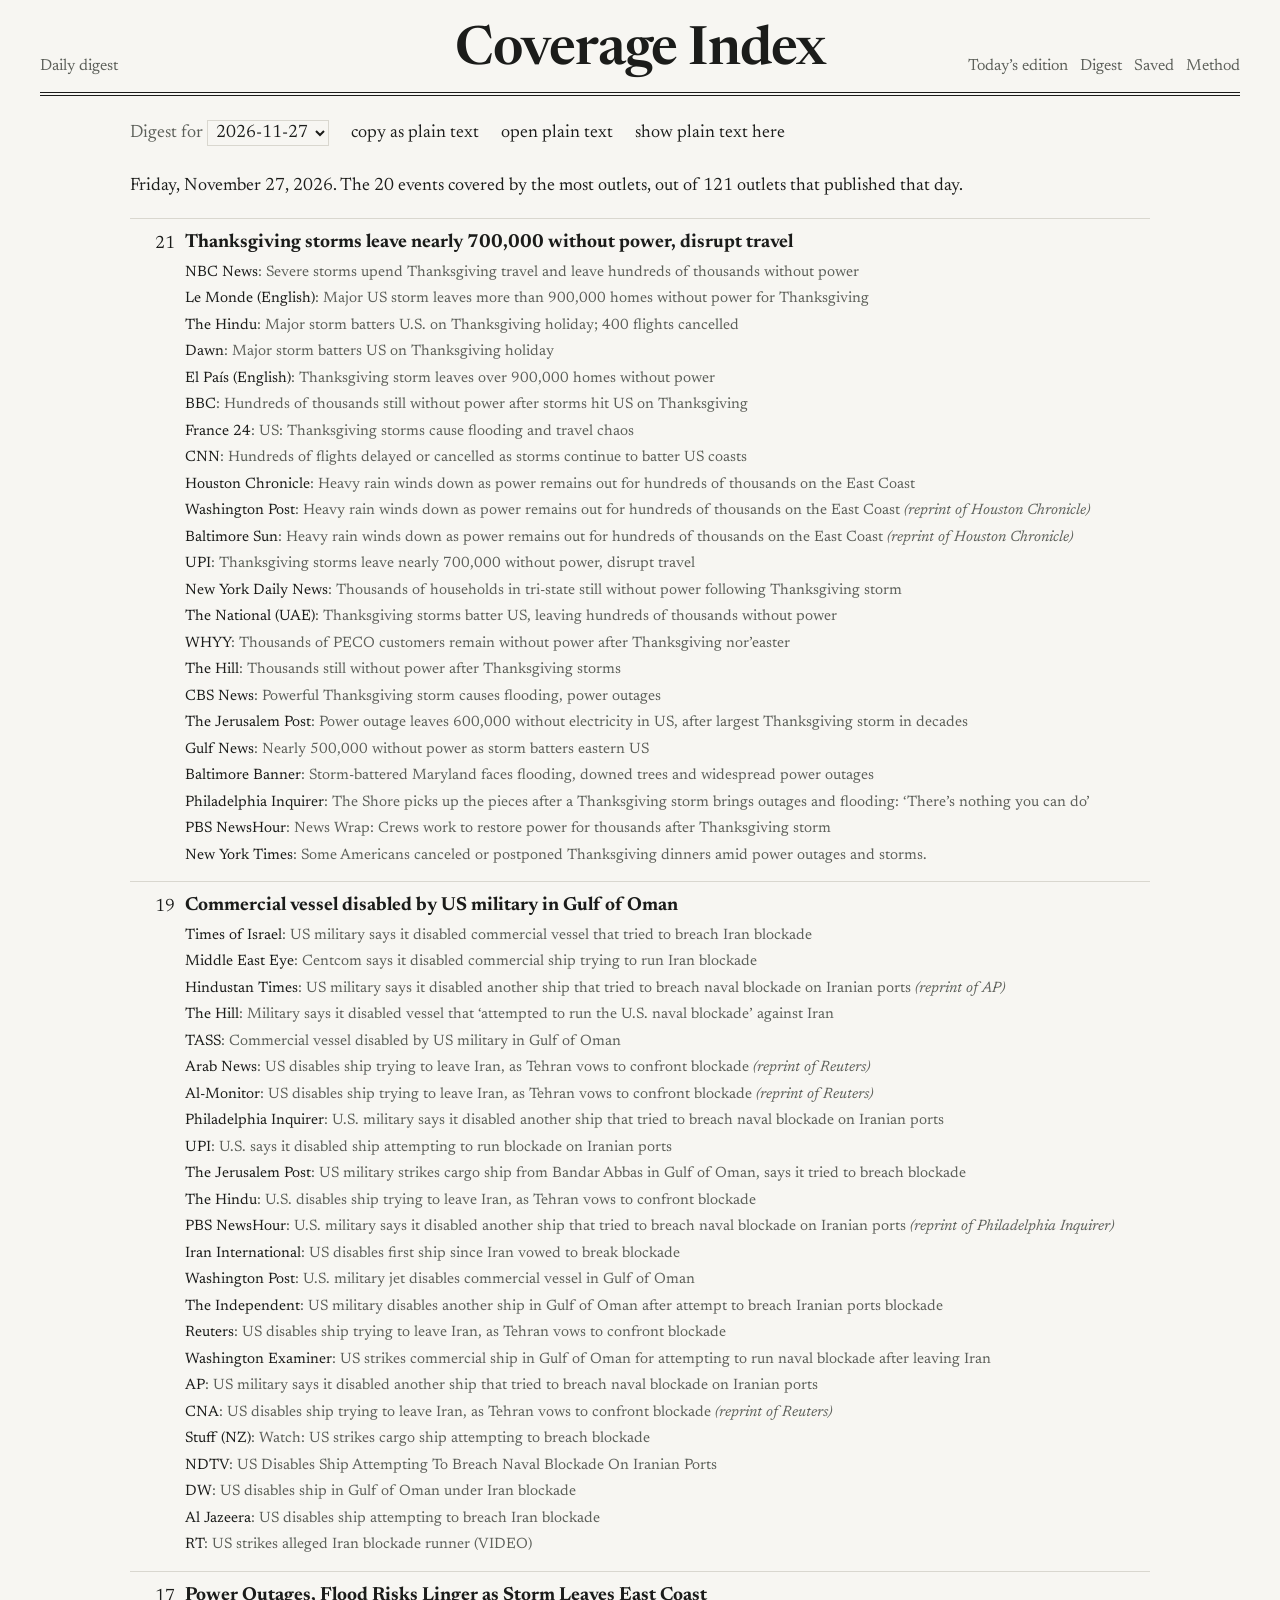
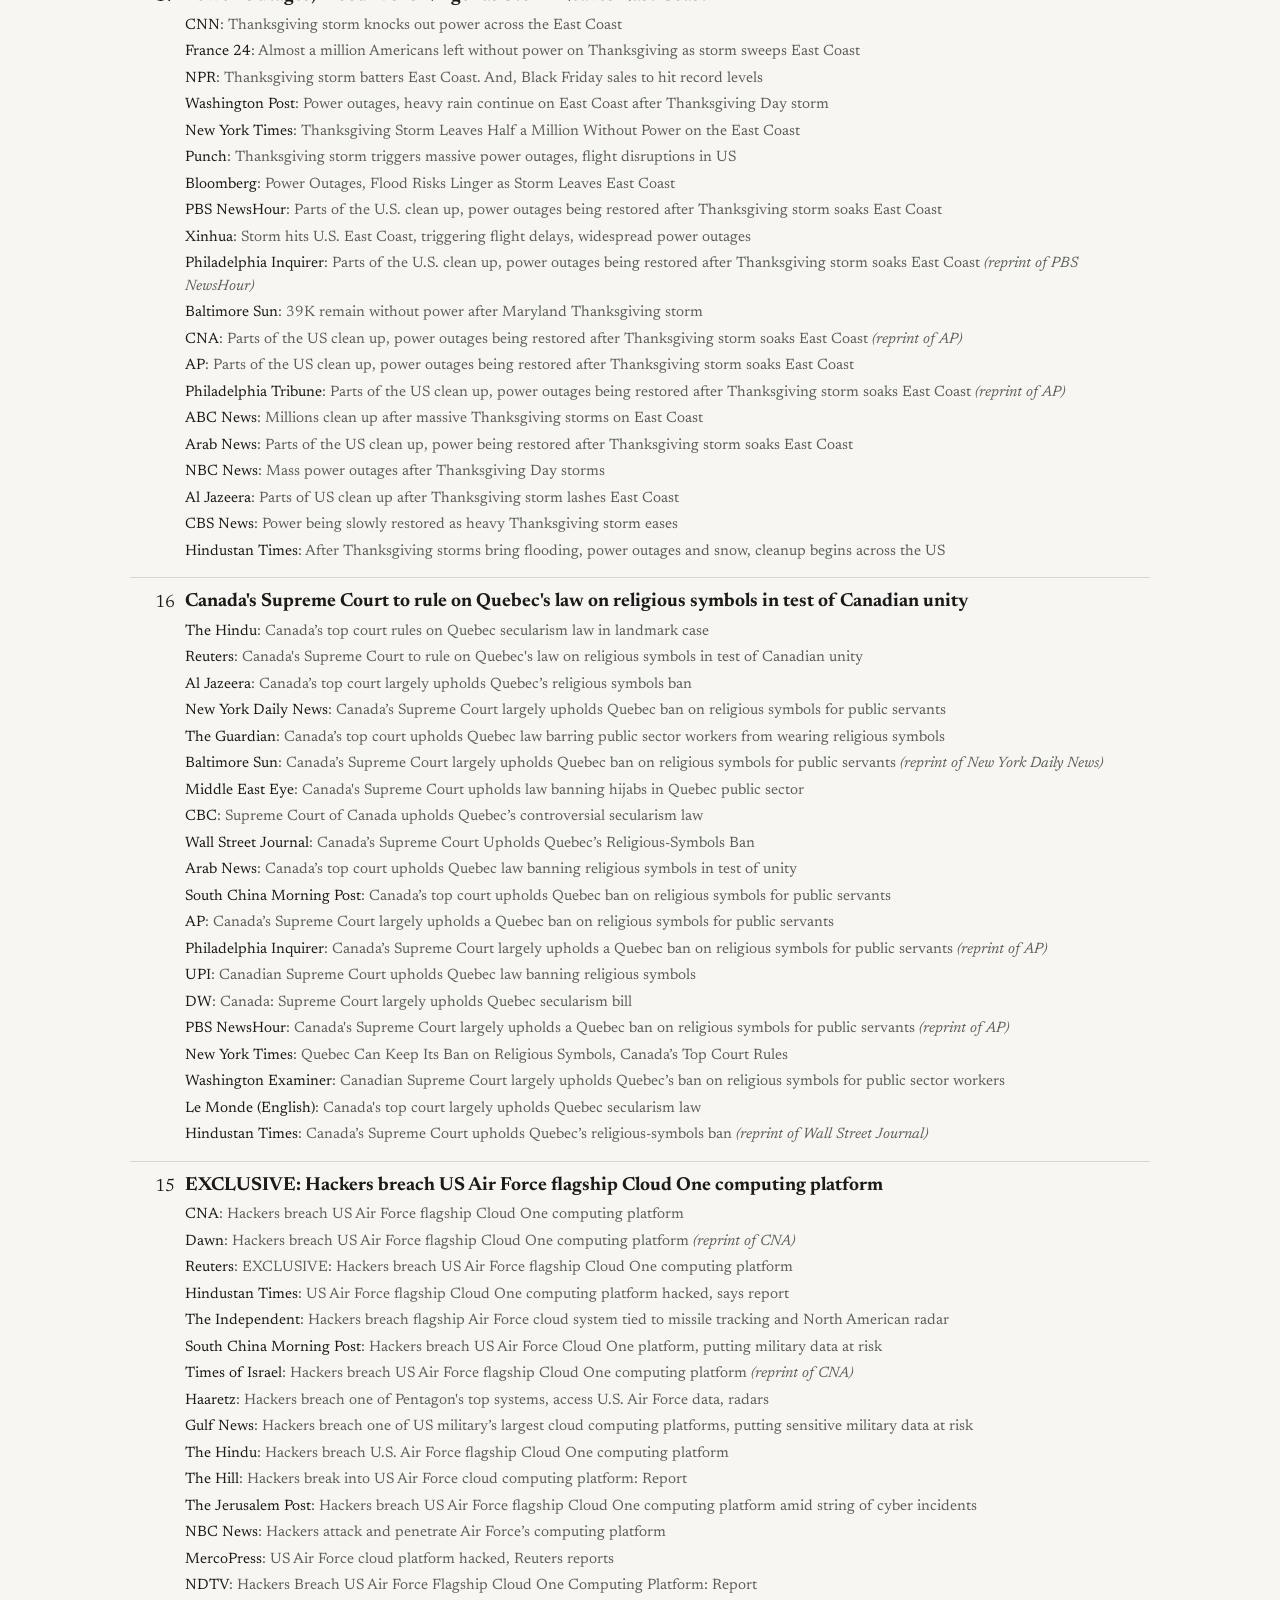
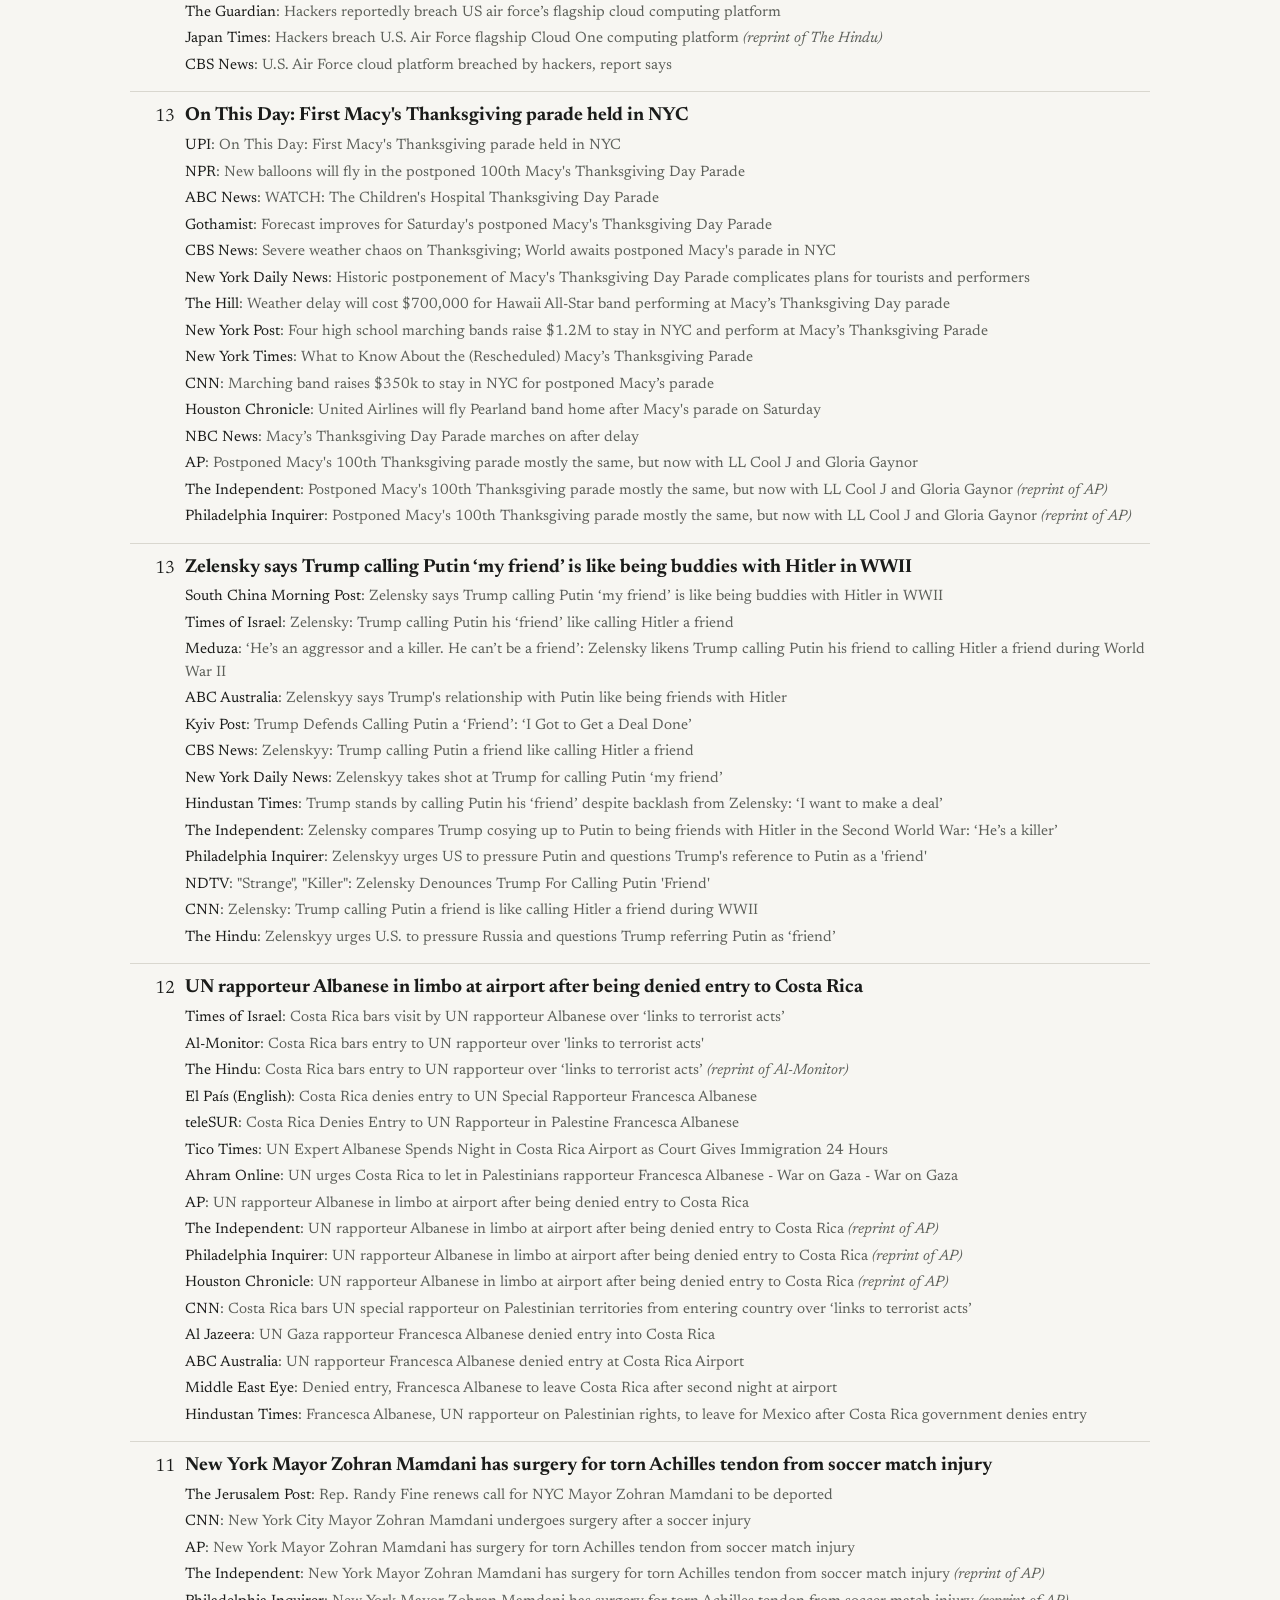
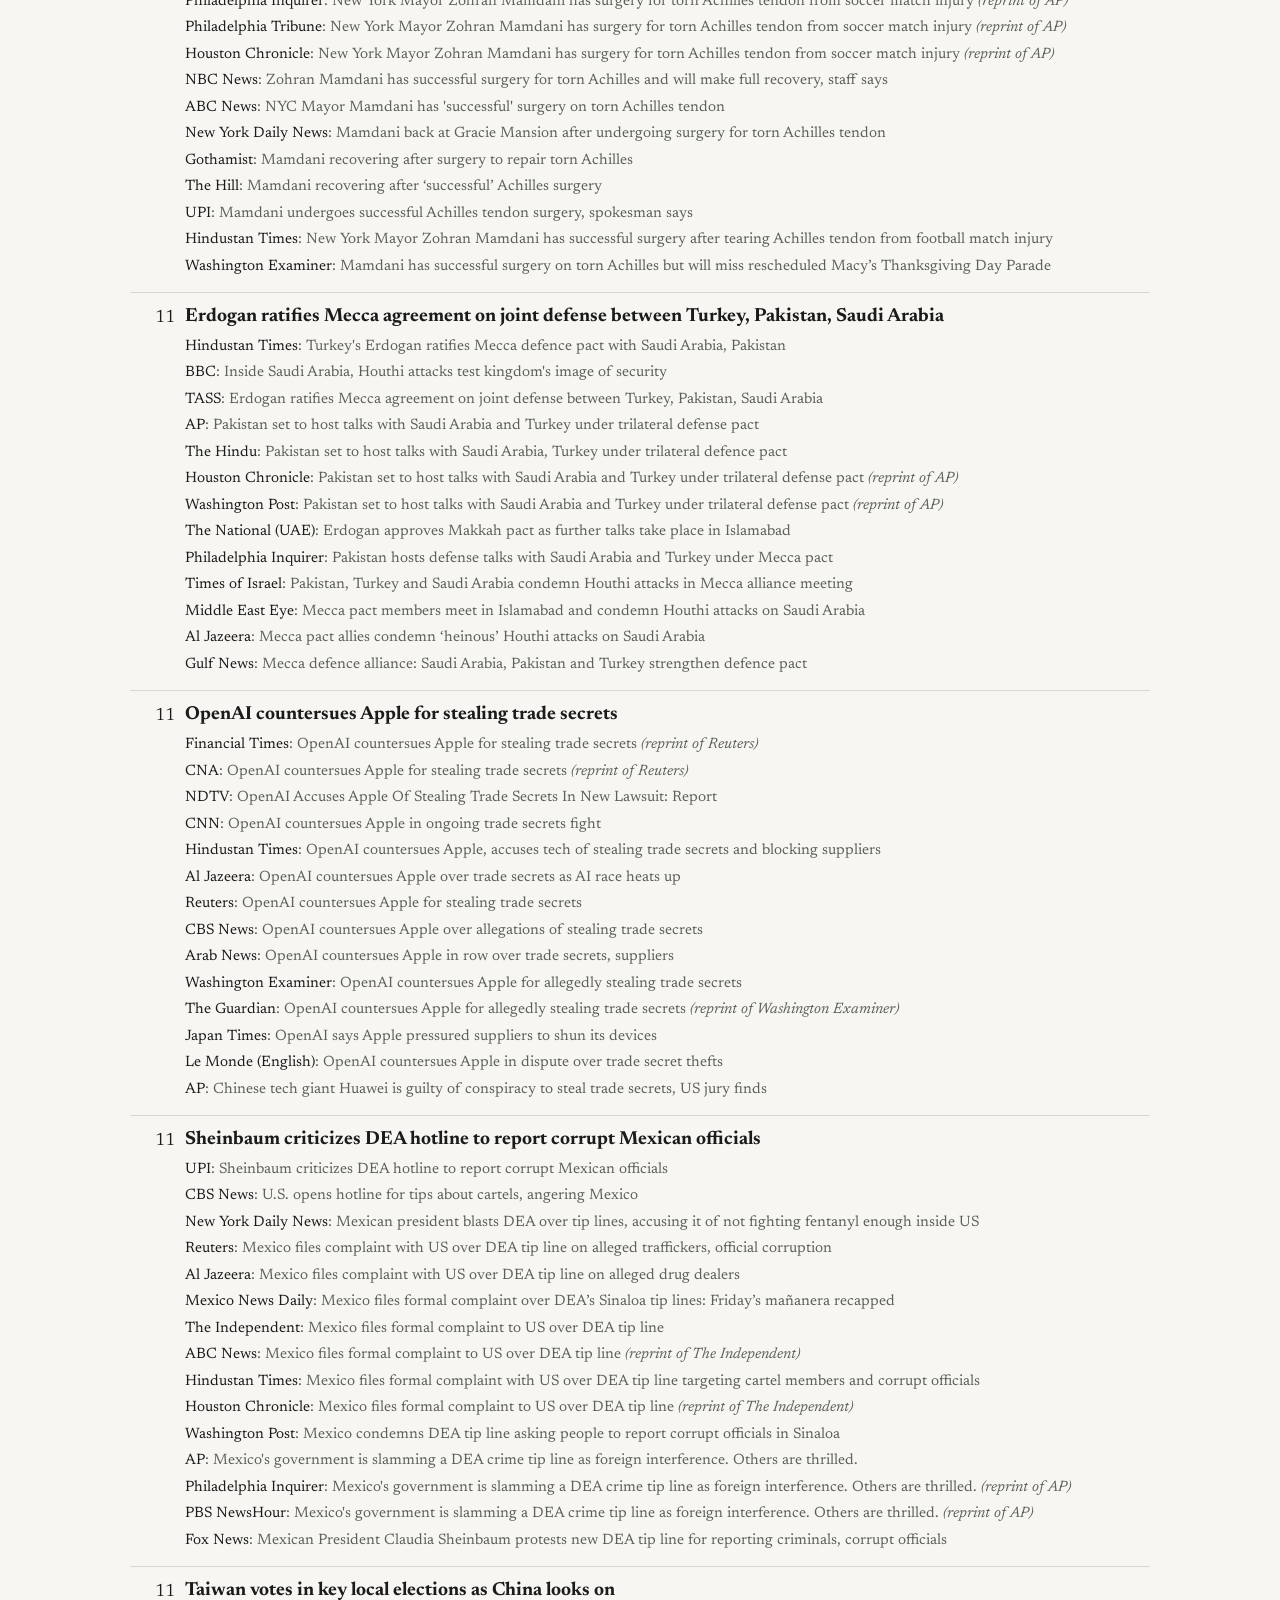
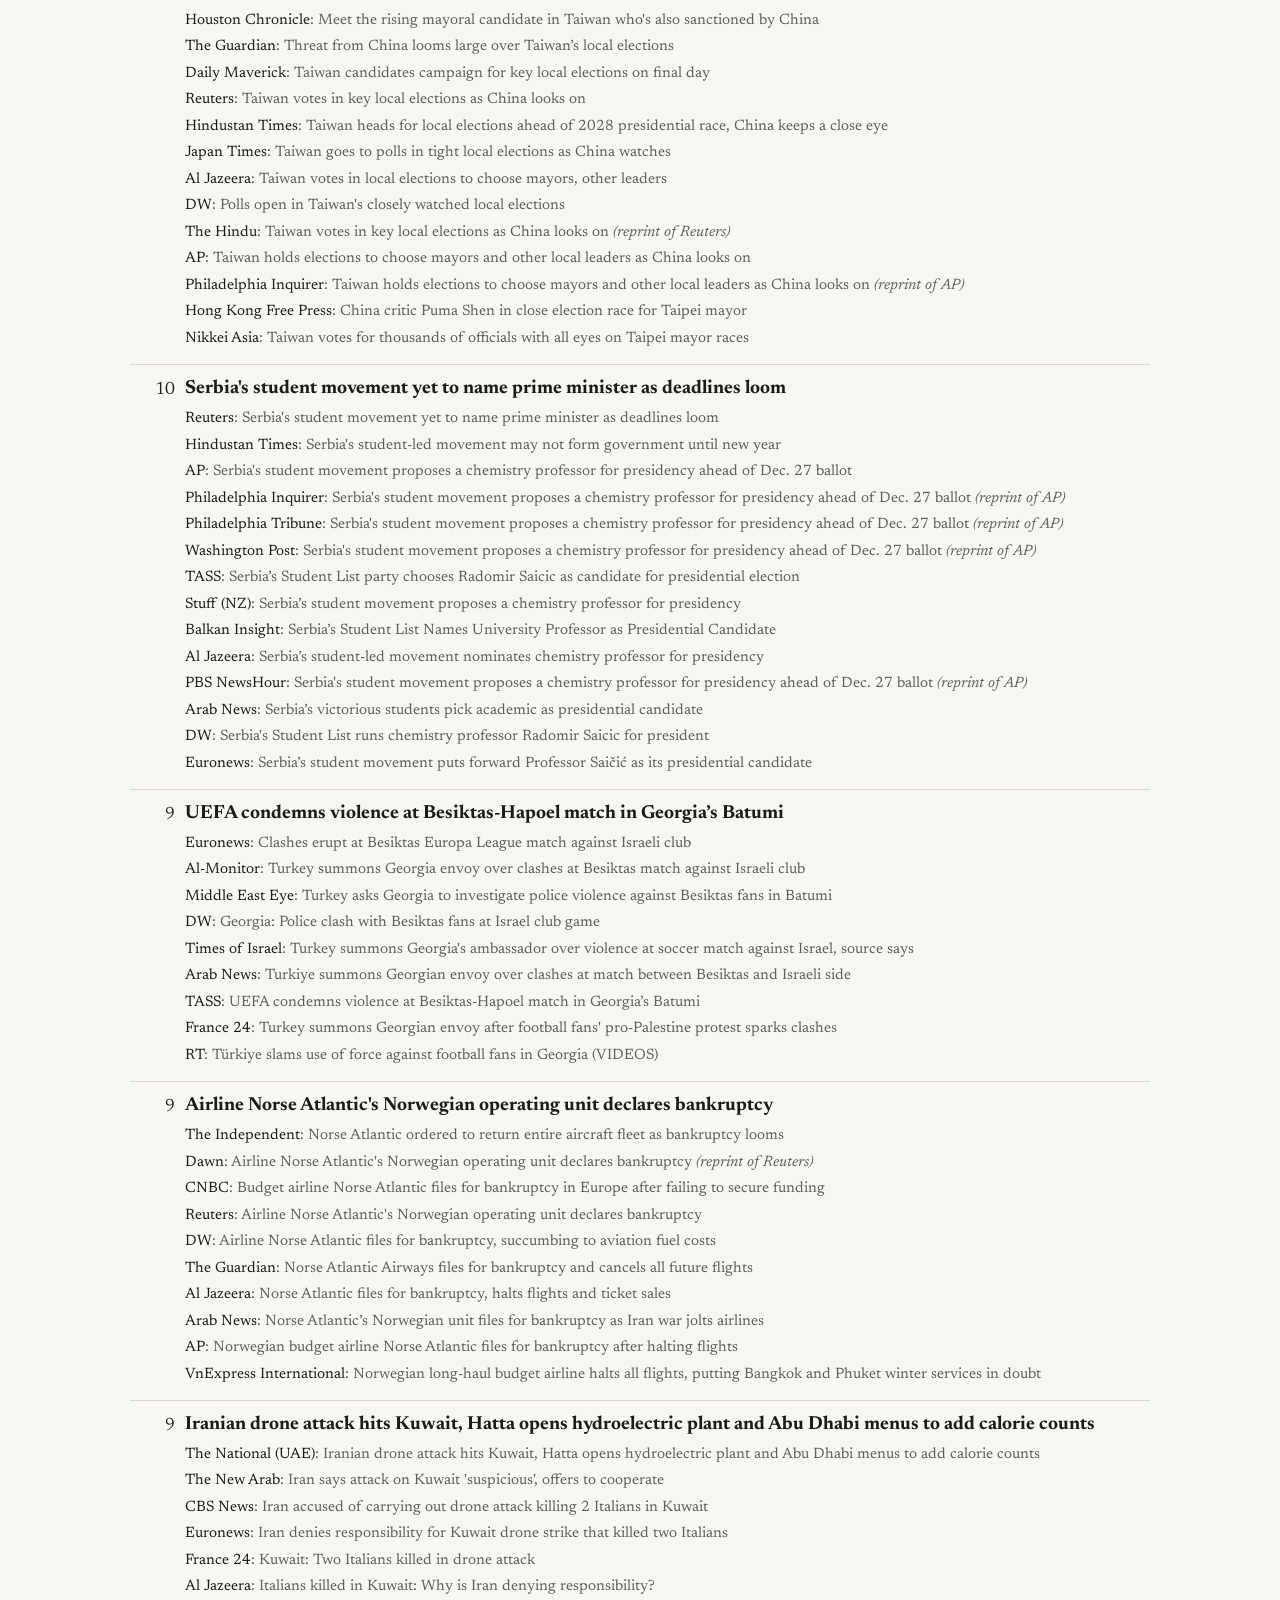
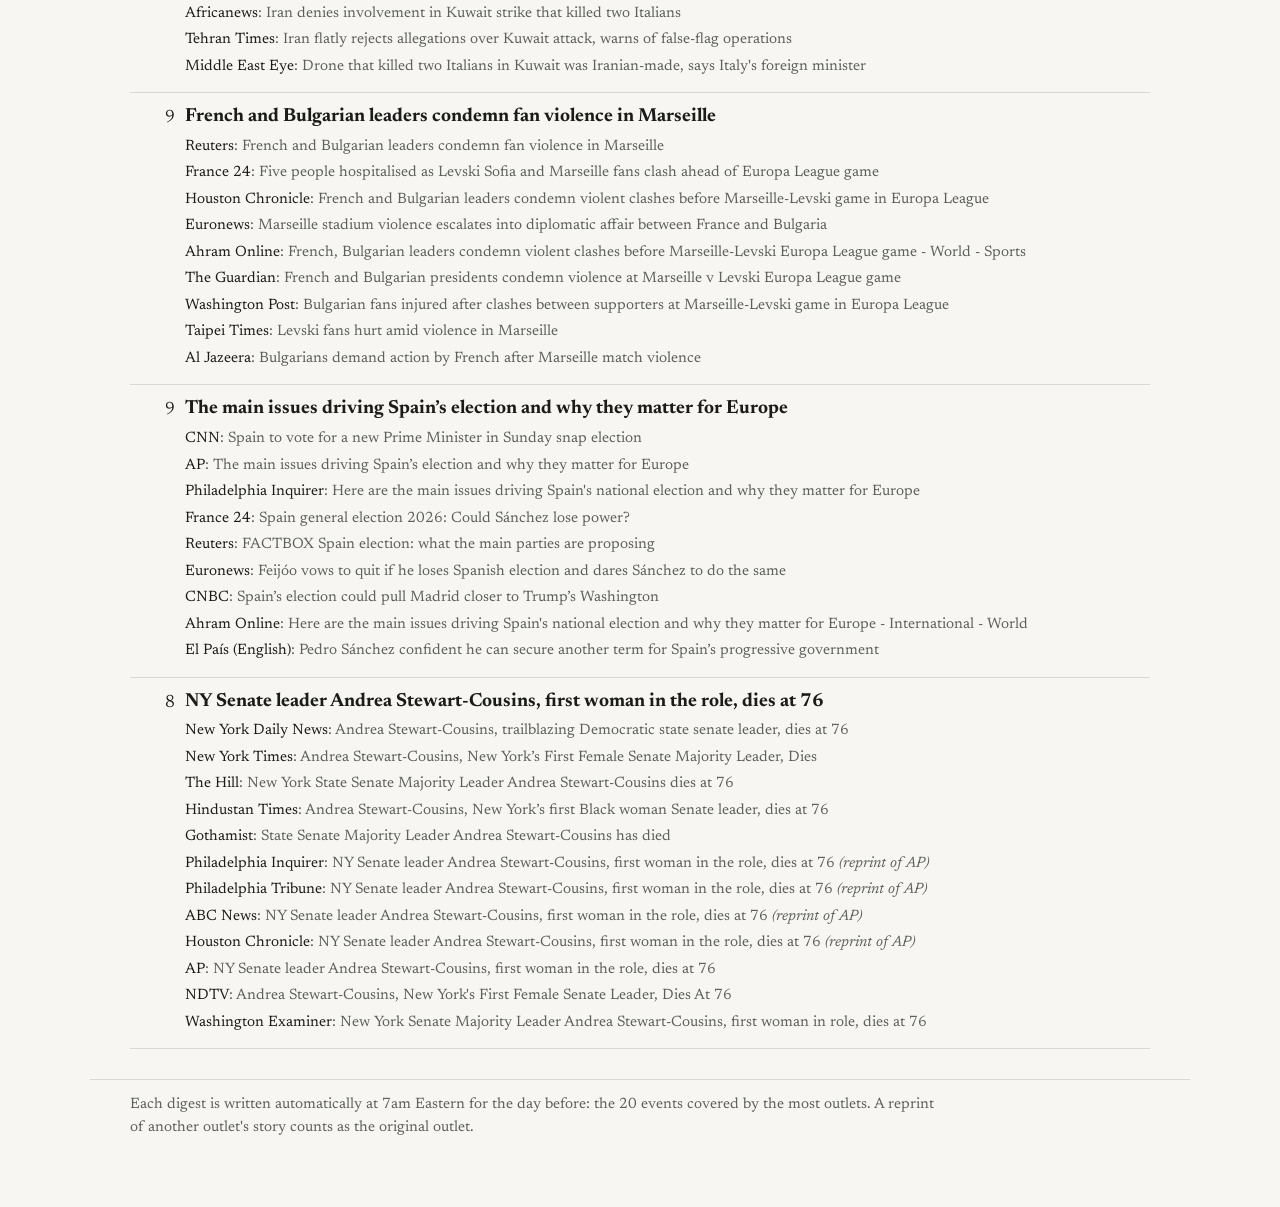
<file: docs/digest.html>
<!doctype html>
<html lang="en">
<head>
<meta charset="utf-8">
<meta name="viewport" content="width=device-width, initial-scale=1">
<title>Coverage Index: daily digest</title>
<meta name="color-scheme" content="light dark">
<link rel="icon" href="favicon.svg" type="image/svg+xml">
<script>try { const t = localStorage.getItem("ci-theme"); if (t) document.documentElement.dataset.theme = t; } catch (e) {}</script>
<link rel="preconnect" href="https://fonts.googleapis.com"><link rel="preconnect" href="https://fonts.gstatic.com" crossorigin>
<link href="https://fonts.googleapis.com/css2?family=Newsreader:ital,opsz,wght@0,6..72,400..700;1,6..72,400..600&display=swap" rel="stylesheet">
<link rel="stylesheet" href="style.css">
<style>
  .dg-list { list-style: none; margin: 0; padding: 0; counter-reset: n; border-top: 1px solid var(--rule); }
  .dg-list > li { padding: 12px 0; border-bottom: 1px solid var(--rule); display: grid; grid-template-columns: 4.5ch minmax(0, 1fr); gap: 0 10px; }
  .dg-list .n { color: var(--green); text-align: right; }
  .dg-list h2 { margin: 0 0 4px; font-size: 19px; font-weight: 700; line-height: 1.3; }
  .dg-list h2 a { color: var(--ink); }
  .dg-list ul { list-style: none; margin: 4px 0 0; padding: 0; font-size: 15px; color: var(--dim); }
  .dg-list ul li { padding: 2px 0; }
  .dg-list ul b { color: var(--green); font-weight: 400; }
  .dg-list ul a { color: var(--dim); }
  pre { white-space: pre-wrap; font: 15px/1.5 var(--font); color: var(--ink); border-top: 1px solid var(--rule); padding-top: 12px; }
  .bar2 { display: flex; flex-wrap: wrap; gap: 6px 22px; align-items: baseline; padding: 12px 0 8px; color: var(--dim); }
  .bar2 button, .bar2 a { color: var(--green); }
  .bar2 select { background: var(--bg); color: var(--ink); border: 1px solid var(--rule); font: inherit; padding: 2px 4px; }
  .bar2, body > .summary, body > main, body > .foot { max-width: 1100px; margin-left: auto; margin-right: auto; padding-left: 40px; padding-right: 40px; }
  @media (max-width: 760px) { .bar2, body > .summary, body > main, body > .foot { padding-left: 16px; padding-right: 16px; } }
  /* dg-wrap */
</style>
</head>
<body>
<header class="mast"><p class="l">Daily digest</p><h1><a href="./">Coverage Index</a></h1><p class="r"><a href="./">Today&rsquo;s edition</a> &nbsp; <a href="digest.html">Digest</a> &nbsp; <a href="saved.html">Saved</a> &nbsp; <a href="method.html">Method</a></p></header>
<div class="bar2">
  <label>Digest for <select id="day" aria-label="Choose a day"></select></label>
  <button type="button" id="copy">copy as plain text</button>
  <a id="txt" href="#">open plain text</a>
  <button type="button" id="mode" aria-pressed="false">show plain text here</button>
  <span id="copied" aria-live="polite"></span>
</div>
<p class="summary" id="intro"></p>
<main><ol class="dg-list" id="list"></ol><pre id="plain" hidden></pre></main>
<footer class="foot"><p>Each digest is written automatically at 7am Eastern for the day before: the 20 events covered by the most outlets. A reprint of another outlet's story counts as the original outlet.</p></footer>
<script>
"use strict";
const $ = s => document.querySelector(s);
const esc = s => String(s ?? "").replace(/[&<>"']/g, c => ({ "&": "&amp;", "<": "&lt;", ">": "&gt;", '"': "&quot;", "'": "&#39;" }[c]));
let META, TEXT = "";
async function load(day) {
  const [d, t] = await Promise.all([fetch(`data/digest/${day}.json`).then(r => r.json()), fetch(`data/digest/${day}.txt`).then(r => r.text())]);
  TEXT = t;
  const name = id => (META.outlets.find(o => o.id === id) || {}).name || id;
  const date = new Date(day + "T12:00:00").toLocaleDateString("en-US", { weekday: "long", month: "long", day: "numeric", year: "numeric" });
  $("#intro").textContent = `${date}. The ${d.groups.length} events covered by the most outlets, out of ${d.outlets} outlets that published that day.`;
  $("#list").innerHTML = d.groups.map(g => `<li><span class="n">${g.n}</span><div><h2><a href="./#d=${day}&c=${encodeURIComponent(g.id)}">${esc(g.t)}</a></h2>` +
    `<ul>${g.s.map(x => `<li><b>${esc(name(x.o))}</b>: <a href="${esc(x.u)}" target="_blank" rel="noopener">${esc(x.t)}</a>${x.rep ? ` <i>(reprint of ${esc(name(x.rep))})</i>` : ""}</li>`).join("")}</ul></div></li>`).join("");
  $("#plain").textContent = t;
  $("#txt").href = `data/digest/${day}.txt`;
  history.replaceState(null, "", "#" + day);
}
(async () => {
  const [index, meta] = await Promise.all([fetch("data/index.json", { cache: "no-cache" }).then(r => r.json()), fetch("data/meta.json").then(r => r.json())]);
  META = meta;
  const days = (index.digests || []).slice().reverse();
  if (!days.length) { $("#intro").textContent = "No digest yet. The first one is written at 7am Eastern the morning after the first full day of news."; return; }
  $("#day").innerHTML = days.map(d => `<option>${d}</option>`).join("");
  const want = location.hash.slice(1);
  $("#day").value = days.includes(want) ? want : days[0];
  $("#day").addEventListener("change", e => load(e.target.value));
  load($("#day").value);
})();
$("#copy").addEventListener("click", async () => {
  try { await navigator.clipboard.writeText(TEXT); $("#copied").textContent = "copied"; }
  catch (e) { $("#copied").textContent = "copy didn't work here; use 'open plain text' instead"; }
  setTimeout(() => $("#copied").textContent = "", 2500);
});
$("#mode").addEventListener("click", e => {
  const plain = e.target.getAttribute("aria-pressed") !== "true";
  e.target.setAttribute("aria-pressed", plain);
  e.target.textContent = plain ? "show formatted" : "show plain text here";
  $("#plain").hidden = !plain; $("#list").hidden = plain;
});
</script>
</body>
</html>
</file>
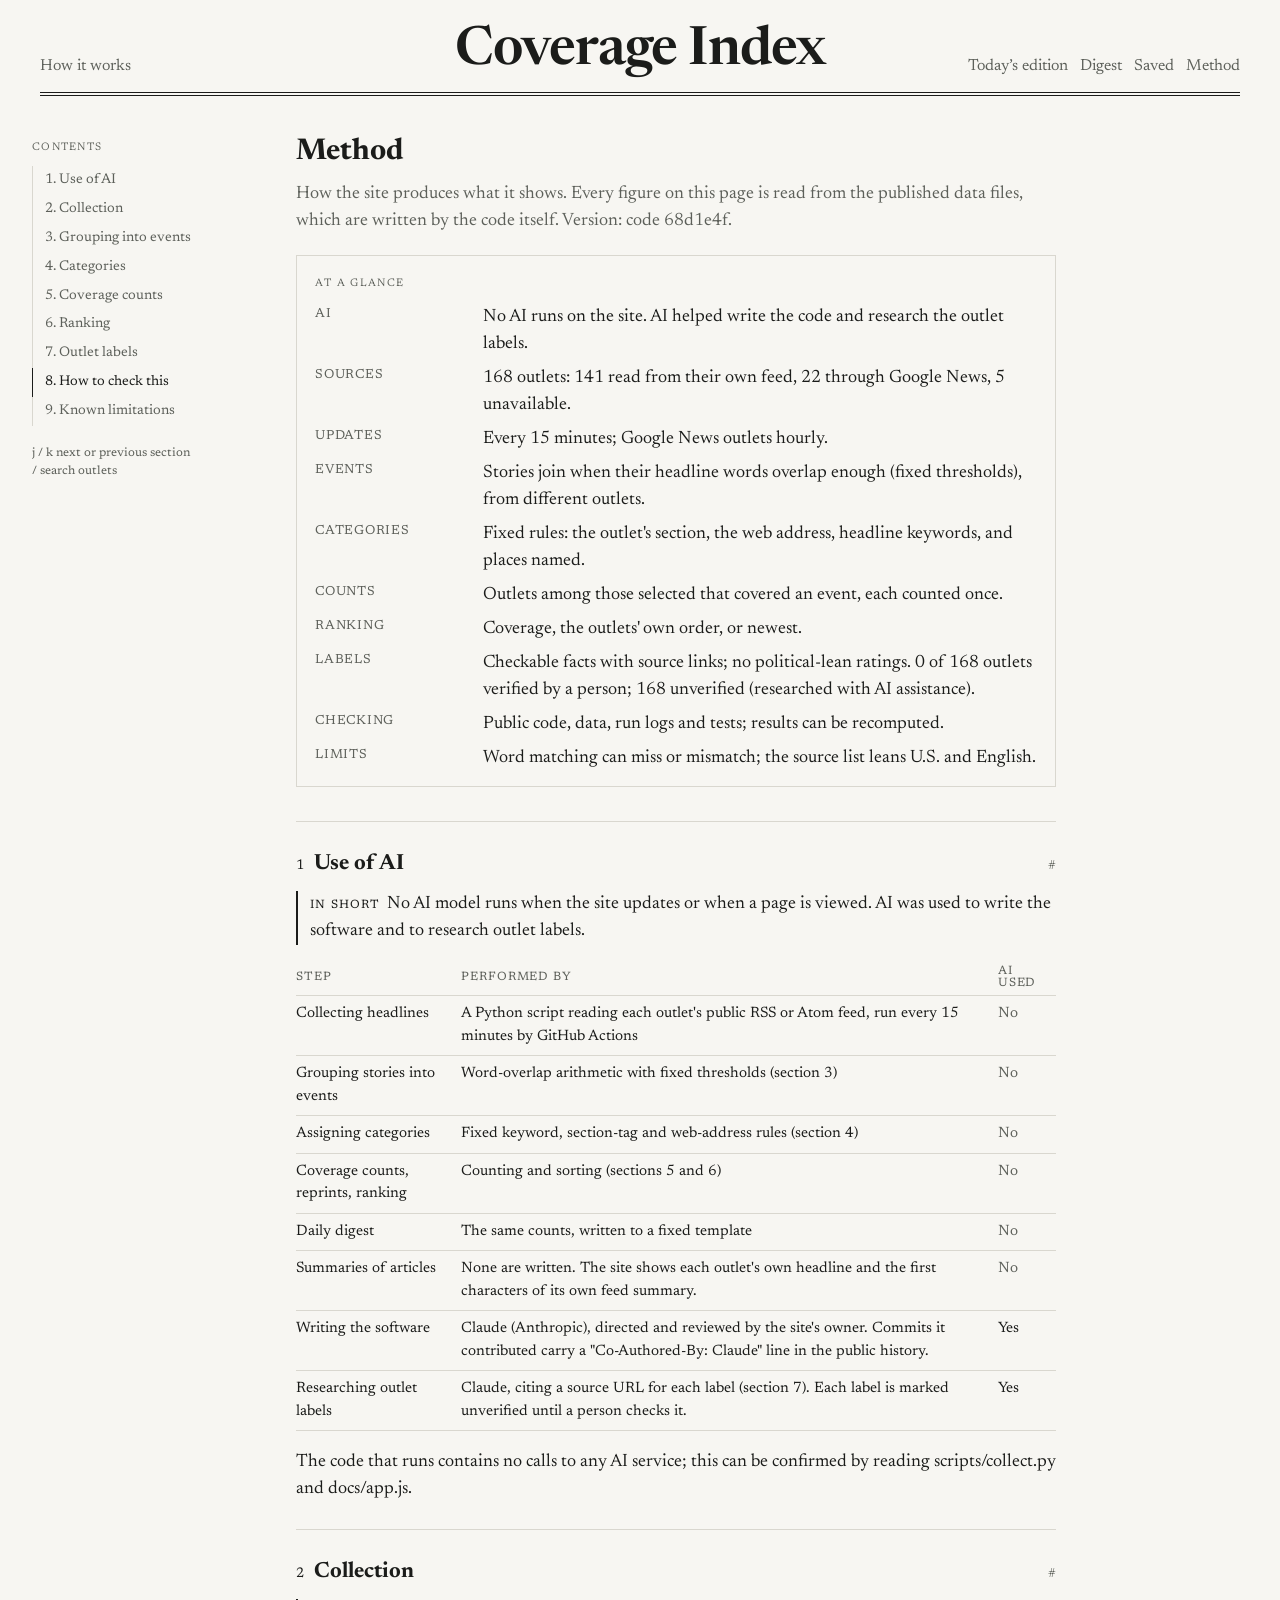
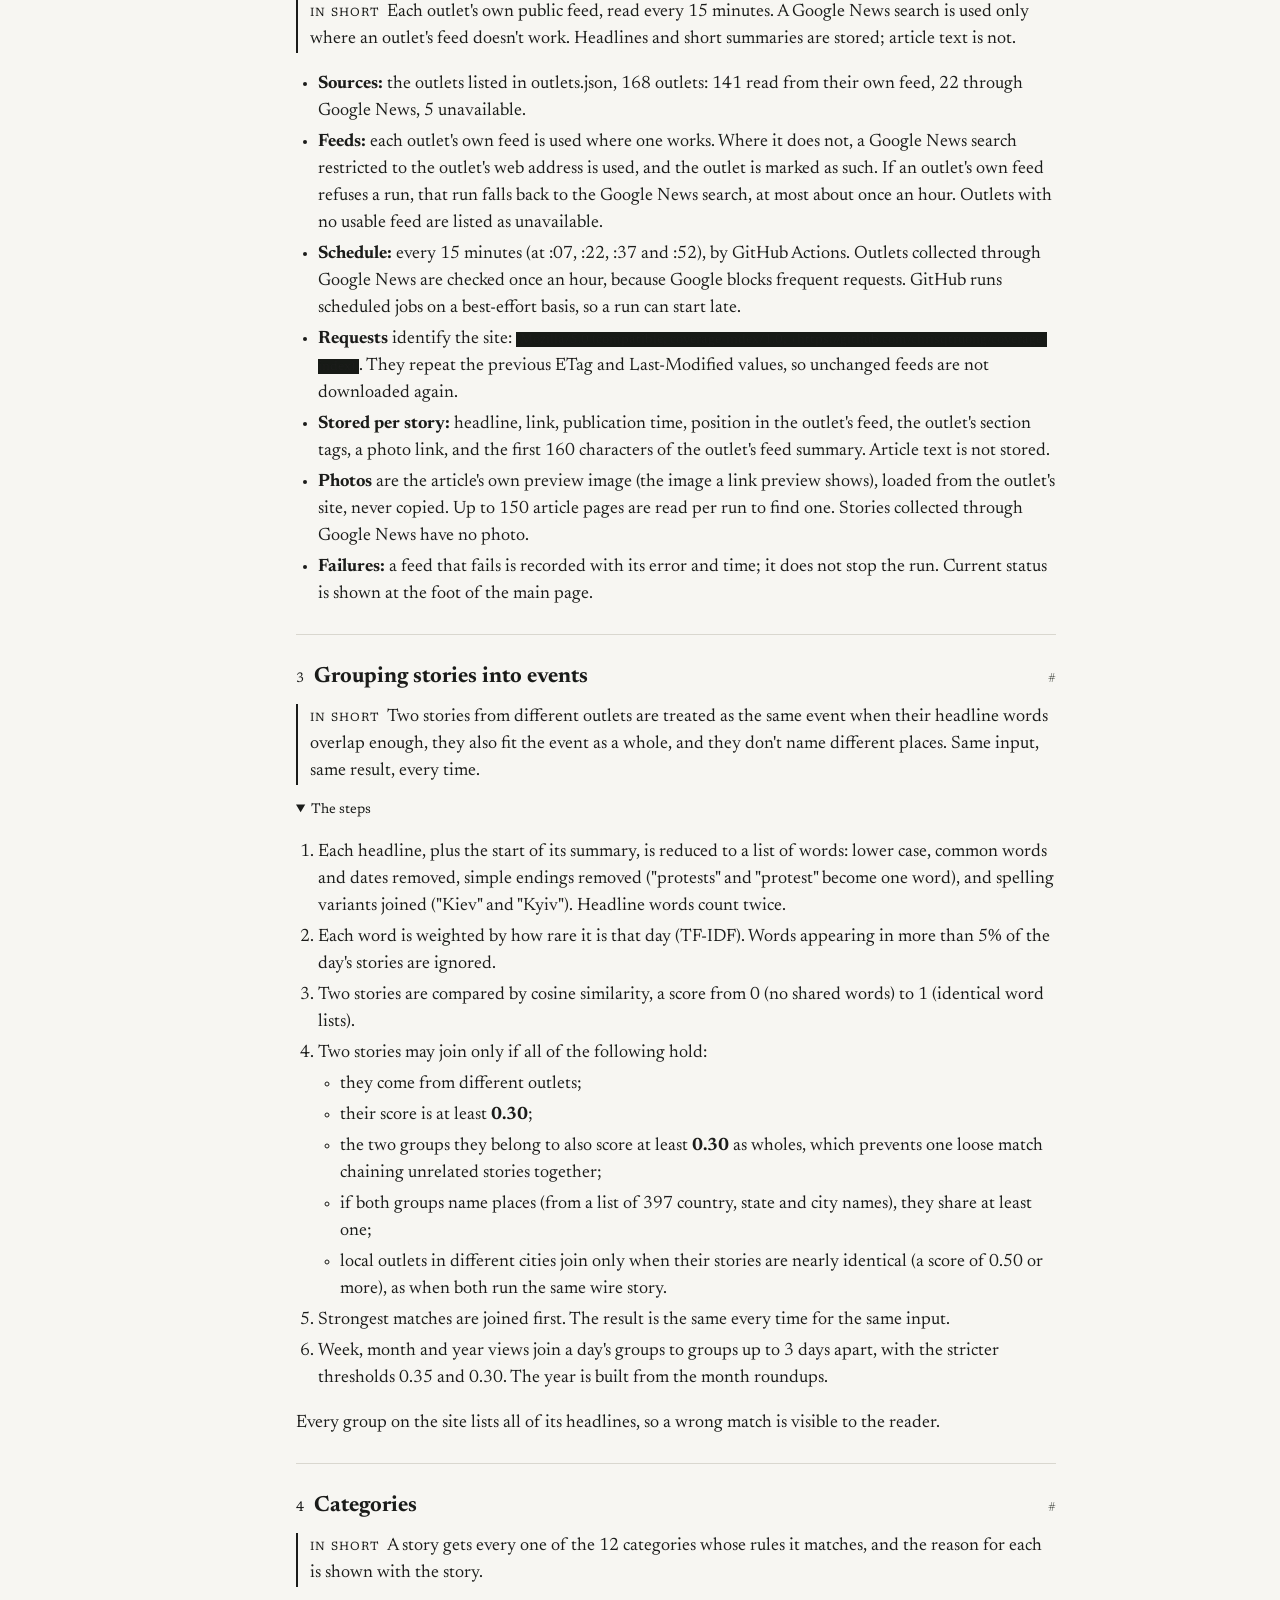
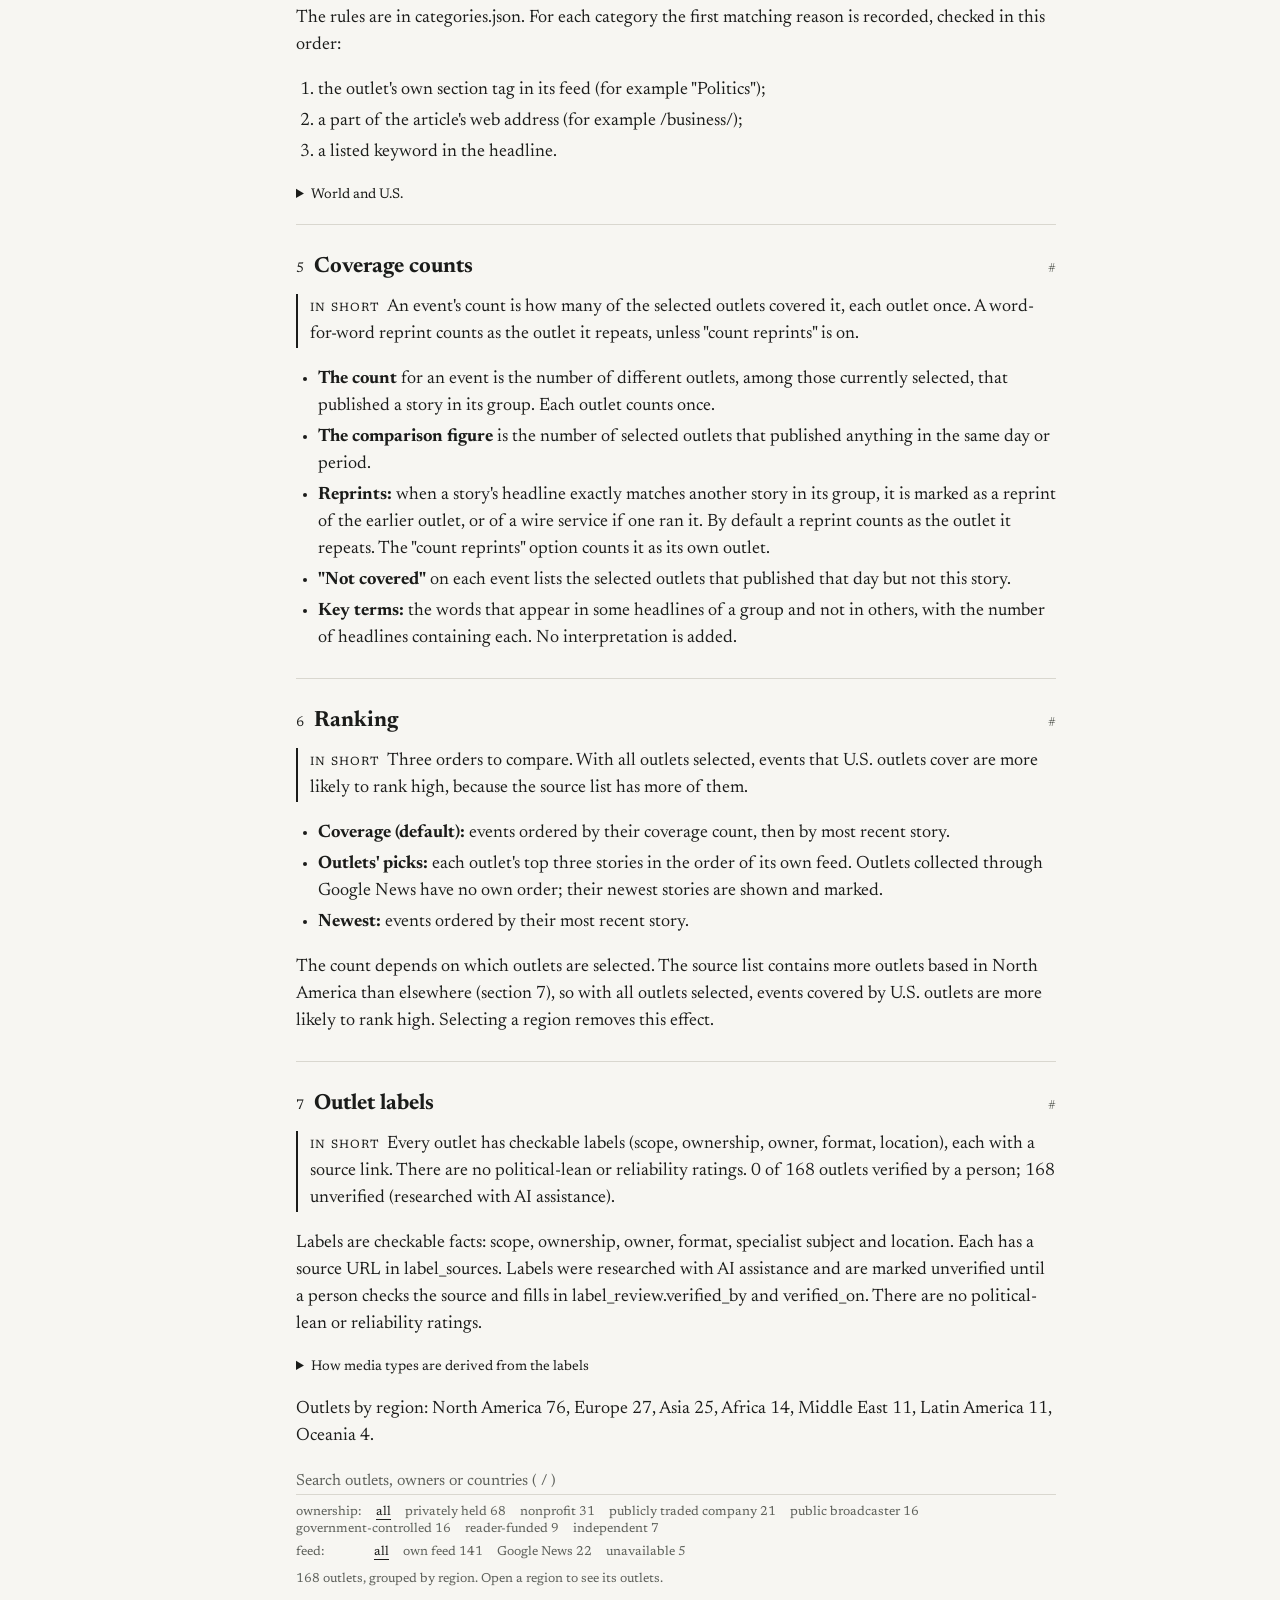
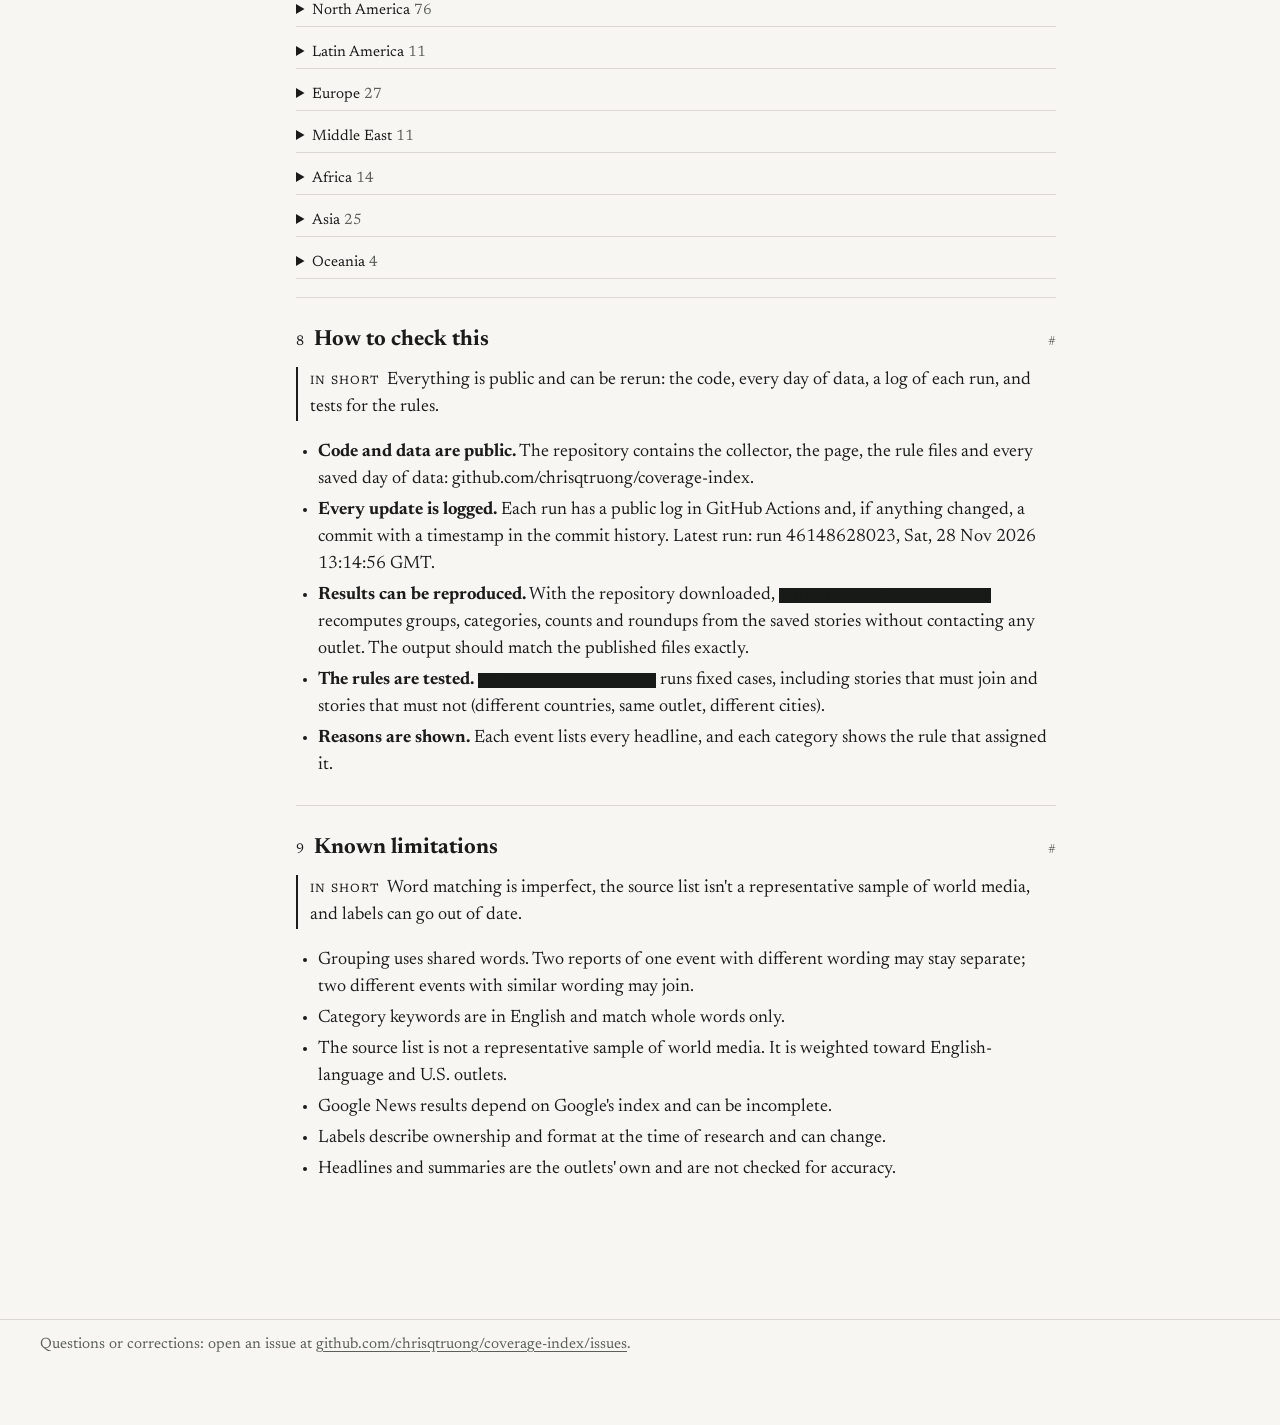
<file: docs/method.html>
<!doctype html>
<html lang="en">
<head>
<meta charset="utf-8">
<meta name="viewport" content="width=device-width, initial-scale=1">
<title>Coverage Index: Method</title>
<meta name="description" content="How Coverage Index collects, groups, categorizes and counts news stories, where AI is and is not used, and how to check it.">
<meta name="color-scheme" content="light dark">
<link rel="icon" href="favicon.svg" type="image/svg+xml">
<script>try { const t = localStorage.getItem("ci-theme"); if (t) document.documentElement.dataset.theme = t; } catch (e) {}</script>
<link rel="preconnect" href="https://fonts.googleapis.com"><link rel="preconnect" href="https://fonts.gstatic.com" crossorigin>
<link href="https://fonts.googleapis.com/css2?family=Newsreader:ital,opsz,wght@0,6..72,400..700;1,6..72,400..600&display=swap" rel="stylesheet">
<link rel="stylesheet" href="style.css">
<style>
  /* Method page: a contents rail that follows you, short summaries first, long parts folded. */
  .mt { display: grid; grid-template-columns: 220px minmax(0, 1fr); gap: 0 44px; padding: 0 32px 80px; max-width: 1180px; }
  .mt-rail { position: sticky; top: 0; align-self: start; padding-top: 26px; max-height: 100dvh; overflow-y: auto; }
  .mt-rail ol { list-style: none; margin: 8px 0 0; padding: 0; counter-reset: s; }
  .mt-rail li a { display: block; padding: 5px 0 5px 12px; border-left: 1px solid var(--rule); color: var(--dim); font: 14px/1.35 var(--mono); }
  .mt-rail li a:hover { color: var(--ink); text-decoration: none; }
  .mt-rail li a[aria-current="true"] { color: var(--green); border-left-color: var(--green); }
  .mt-rail .keys-hint { margin-top: 18px; color: var(--dim); font: 12px/1.5 var(--mono); }
  .mt-bar { display: none; }
  .mt-main { min-width: 0; max-width: 760px; padding-top: 22px; }
  .mt-main h2 { font-size: 30px; margin: 0 0 6px; }
  .mt-main > p.lede { color: var(--dim); margin: 0 0 20px; }
  .glance { border: 1px solid var(--rule); padding: 14px 18px; margin: 0 0 34px; }
  .glance dl { display: grid; grid-template-columns: 15ch minmax(0, 1fr); gap: 7px 18px; margin: 10px 0 0; }
  .glance dt { font: 13px/1.5 var(--mono); color: var(--dim); text-transform: uppercase; letter-spacing: .06em; }
  .glance dd { margin: 0; }
  .glance dd a { color: var(--ink); }
  .glance dd a:hover { color: var(--green); }
  .mt-main section { padding: 26px 0 8px; border-top: 1px solid var(--rule); scroll-margin-top: 12px; }
  .mt-main h3 { font-size: 22px; margin: 0 0 10px; display: flex; gap: 10px; align-items: baseline; }
  .mt-main h3 .num { font: 14px var(--mono); color: var(--green); }
  .mt-main h3 .anchor { font: 13px var(--mono); color: var(--dim); margin-left: auto; }
  .short { margin: 0 0 14px; padding-left: 12px; border-left: 2px solid var(--green); }
  .short b { font: 12px var(--mono); letter-spacing: .1em; text-transform: uppercase; color: var(--green); font-weight: 400; margin-right: 6px; }
  .mt-main ul, .mt-main ol { padding-left: 22px; }
  .mt-main li { margin: 4px 0; }
  .mt-main details { margin: 10px 0; }
  .mt-main details > summary { color: var(--green); font: 14px var(--mono); cursor: pointer; padding: 4px 0; }
  .mt-main details[open] > summary { margin-bottom: 4px; }
  .facts { width: 100%; border-collapse: collapse; font-size: 15px; }
  .facts th { text-align: left; font: 12px var(--mono); letter-spacing: .08em; text-transform: uppercase; color: var(--dim); font-weight: 400; padding: 6px 10px 6px 0; border-bottom: 1px solid var(--rule); }
  .facts td { padding: 7px 10px 7px 0; border-bottom: 1px solid var(--rule); vertical-align: top; }
  .facts td.yes { color: var(--green); font-family: var(--mono); }
  .facts td.no { color: var(--dim); font-family: var(--mono); }
  code { font: 13px var(--mono); color: var(--ink); background: #171a16; padding: 1px 4px; }
  /* outlet directory */
  .dir-tools { display: grid; gap: 10px; margin: 14px 0; }
  .dir-tools input[type=search] { background: transparent; border: 0; border-bottom: 1px solid var(--rule); color: var(--ink); font: 16px var(--serif); padding: 5px 0; width: 100%; }
  .dir-tools input[type=search]:focus { outline: none; border-bottom-color: var(--green); }
  .dir-tools input::placeholder { color: var(--dim); }
  .chips { display: flex; flex-wrap: wrap; gap: 4px 14px; font: 13px var(--mono); color: var(--dim); }
  .chips > span { min-width: 8ch; }
  .chips button { color: var(--dim); }
  .chips button:hover { color: var(--ink); }
  .chips button[aria-pressed="true"] { color: var(--green); text-decoration: underline; text-underline-offset: 4px; }
  .dir-count { font: 13px var(--mono); color: var(--dim); margin: 4px 0; }
  .dir-region > summary { font: 15px var(--mono) !important; color: var(--ink) !important; border-bottom: 1px solid var(--rule); padding: 8px 0 !important; }
  .dir-region > summary .n { color: var(--dim); }
  .outlet { padding: 10px 0; border-bottom: 1px solid var(--rule); display: grid; grid-template-columns: minmax(0, 1fr) auto; gap: 2px 14px; }
  .outlet h4 { margin: 0; font-size: 17px; }
  .outlet .st { font: 12px var(--mono); color: var(--dim); text-align: right; }
  .outlet .st.ok { color: var(--green); }
  .outlet .facts-line { grid-column: 1 / -1; font: 13px/1.6 var(--mono); color: var(--dim); }
  .outlet .facts-line b { color: var(--ink); font-weight: 400; }
  .outlet .src { grid-column: 1 / -1; font: 13px var(--mono); }
  .outlet .src a { margin-right: 10px; }
  .outlet details { grid-column: 1 / -1; margin: 2px 0 0; }
  .outlet details summary { font-size: 12px !important; }
  .outlet details p { margin: 4px 0 0; font-size: 15px; color: var(--dim); }
  .dir-empty { color: var(--dim); padding: 16px 0; }
  @media (max-width: 900px) {
    .mt { grid-template-columns: minmax(0, 1fr); padding: 0 16px 64px; }
    .mt-rail { display: none; }
    .mt-bar { display: block; position: sticky; top: 0; z-index: 3; background: var(--bg); border-bottom: 1px solid var(--rule); padding: 8px 0; }
    .mt-bar summary { font: 14px var(--mono); color: var(--green); cursor: pointer; }
    .mt-bar ol { list-style: none; margin: 6px 0 2px; padding: 0; }
    .mt-bar li a { display: block; padding: 5px 0; font: 14px var(--mono); color: var(--ink); }
    .glance dl { grid-template-columns: minmax(0, 1fr); gap: 2px 0; }
    .glance dd { margin-bottom: 8px; }
    .facts thead { display: none; }
    .facts tr { display: block; padding: 8px 0; border-bottom: 1px solid var(--rule); }
    .facts td { display: block; border: 0; padding: 1px 0; }
    .facts td.yes, .facts td.no { display: inline; }
  }
</style>
</head>
<body>
<a class="skip" href="#content">Skip to content</a>
<header class="mast"><p class="l">How it works</p><h1><a href="./">Coverage Index</a></h1><p class="r"><a href="./">Today&rsquo;s edition</a> &nbsp; <a href="digest.html">Digest</a> &nbsp; <a href="saved.html">Saved</a> &nbsp; <a href="method.html">Method</a></p></header>

<div class="mt">
  <nav class="mt-rail" aria-label="Contents">
    <p class="lbl">Contents</p>
    <ol id="rail"></ol>
    <p class="keys-hint">j / k next or previous section<br>/ search outlets</p>
  </nav>

  <main class="mt-main" id="content">
    <details class="mt-bar"><summary id="bar-current">Contents</summary><ol id="bar"></ol></details>

    <h2>Method</h2>
    <p class="lede">How the site produces what it shows. Every figure on this page is read from the published data files, which are written by the code itself. Version: <span id="m-version">loading</span>.</p>

    <div class="glance" aria-label="At a glance">
      <p class="lbl">At a glance</p>
      <dl>
        <dt>AI</dt><dd><a href="#ai">No AI runs on the site. AI helped write the code and research the outlet labels.</a></dd>
        <dt>Sources</dt><dd><a href="#collect"><span id="g-outlets">loading</span></a></dd>
        <dt>Updates</dt><dd><a href="#collect">Every 15 minutes; Google News outlets hourly.</a></dd>
        <dt>Events</dt><dd><a href="#group">Stories join when their headline words overlap enough (fixed thresholds), from different outlets.</a></dd>
        <dt>Categories</dt><dd><a href="#cat">Fixed rules: the outlet's section, the web address, headline keywords, and places named.</a></dd>
        <dt>Counts</dt><dd><a href="#count">Outlets among those selected that covered an event, each counted once.</a></dd>
        <dt>Ranking</dt><dd><a href="#rank">Coverage, the outlets' own order, or newest.</a></dd>
        <dt>Labels</dt><dd><a href="#labels"><span id="g-labels">loading</span></a></dd>
        <dt>Checking</dt><dd><a href="#check">Public code, data, run logs and tests; results can be recomputed.</a></dd>
        <dt>Limits</dt><dd><a href="#limits">Word matching can miss or mismatch; the source list leans U.S. and English.</a></dd>
      </dl>
    </div>

    <section id="ai" data-title="Use of AI">
      <h3><span class="num">1</span>Use of AI<a class="anchor" href="#ai" aria-label="Link to this section">#</a></h3>
      <p class="short"><b>In short</b>No AI model runs when the site updates or when a page is viewed. AI was used to write the software and to research outlet labels.</p>
      <table class="facts">
        <thead><tr><th>Step</th><th>Performed by</th><th>AI used</th></tr></thead>
        <tbody>
          <tr><td>Collecting headlines</td><td>A Python script reading each outlet's public RSS or Atom feed, run every 15 minutes by GitHub Actions</td><td class="no">No</td></tr>
          <tr><td>Grouping stories into events</td><td>Word-overlap arithmetic with fixed thresholds (section 3)</td><td class="no">No</td></tr>
          <tr><td>Assigning categories</td><td>Fixed keyword, section-tag and web-address rules (section 4)</td><td class="no">No</td></tr>
          <tr><td>Coverage counts, reprints, ranking</td><td>Counting and sorting (sections 5 and 6)</td><td class="no">No</td></tr>
          <tr><td>Daily digest</td><td>The same counts, written to a fixed template</td><td class="no">No</td></tr>
          <tr><td>Summaries of articles</td><td>None are written. The site shows each outlet's own headline and the first characters of its own feed summary.</td><td class="no">No</td></tr>
          <tr><td>Writing the software</td><td>Claude (Anthropic), directed and reviewed by the site's owner. Commits it contributed carry a "Co-Authored-By: Claude" line in the public history.</td><td class="yes">Yes</td></tr>
          <tr><td>Researching outlet labels</td><td>Claude, citing a source URL for each label (section 7). Each label is marked unverified until a person checks it.</td><td class="yes">Yes</td></tr>
        </tbody>
      </table>
      <p>The code that runs contains no calls to any AI service; this can be confirmed by reading <a href="https://github.com/chrisqtruong/coverage-index/blob/main/scripts/collect.py">scripts/collect.py</a> and <a href="https://github.com/chrisqtruong/coverage-index/blob/main/docs/app.js">docs/app.js</a>.</p>
    </section>

    <section id="collect" data-title="Collection">
      <h3><span class="num">2</span>Collection<a class="anchor" href="#collect" aria-label="Link to this section">#</a></h3>
      <p class="short"><b>In short</b>Each outlet's own public feed, read every 15 minutes. A Google News search is used only where an outlet's feed doesn't work. Headlines and short summaries are stored; article text is not.</p>
      <ul>
        <li><b>Sources:</b> the outlets listed in <a href="https://github.com/chrisqtruong/coverage-index/blob/main/outlets.json">outlets.json</a>, <span id="m-outlets"></span>.</li>
        <li><b>Feeds:</b> each outlet's own feed is used where one works. Where it does not, a Google News search restricted to the outlet's web address is used, and the outlet is marked as such. If an outlet's own feed refuses a run, that run falls back to the Google News search, at most about once an hour. Outlets with no usable feed are listed as unavailable.</li>
        <li><b>Schedule:</b> every 15 minutes (at :07, :22, :37 and :52), by GitHub Actions. Outlets collected through Google News are checked once an hour, because Google blocks frequent requests. GitHub runs scheduled jobs on a best-effort basis, so a run can start late.</li>
        <li><b>Requests</b> identify the site: <code id="m-ua"></code>. They repeat the previous ETag and Last-Modified values, so unchanged feeds are not downloaded again.</li>
        <li><b>Stored per story:</b> headline, link, publication time, position in the outlet's feed, the outlet's section tags, a photo link, and the first <span id="m-summary"></span> characters of the outlet's feed summary. Article text is not stored.</li>
        <li><b>Photos</b> are the article's own preview image (the image a link preview shows), loaded from the outlet's site, never copied. Up to <span id="m-photos"></span> article pages are read per run to find one. Stories collected through Google News have no photo.</li>
        <li><b>Failures:</b> a feed that fails is recorded with its error and time; it does not stop the run. Current status is shown at the foot of the main page.</li>
      </ul>
    </section>

    <section id="group" data-title="Grouping into events">
      <h3><span class="num">3</span>Grouping stories into events<a class="anchor" href="#group" aria-label="Link to this section">#</a></h3>
      <p class="short"><b>In short</b>Two stories from different outlets are treated as the same event when their headline words overlap enough, they also fit the event as a whole, and they don't name different places. Same input, same result, every time.</p>
      <details open>
        <summary>The steps</summary>
        <ol>
          <li>Each headline, plus the start of its summary, is reduced to a list of words: lower case, common words and dates removed, simple endings removed ("protests" and "protest" become one word), and spelling variants joined ("Kiev" and "Kyiv"). Headline words count twice.</li>
          <li>Each word is weighted by how rare it is that day (TF-IDF). Words appearing in more than 5% of the day's stories are ignored.</li>
          <li>Two stories are compared by cosine similarity, a score from 0 (no shared words) to 1 (identical word lists).</li>
          <li>Two stories may join only if all of the following hold:
            <ul>
              <li>they come from different outlets;</li>
              <li>their score is at least <b id="m-pair"></b>;</li>
              <li>the two groups they belong to also score at least <b id="m-group"></b> as wholes, which prevents one loose match chaining unrelated stories together;</li>
              <li>if both groups name places (from a list of <span id="m-places"></span> country, state and city names), they share at least one;</li>
              <li>local outlets in different cities join only when their stories are nearly identical (a score of 0.50 or more), as when both run the same wire story.</li>
            </ul></li>
          <li>Strongest matches are joined first. The result is the same every time for the same input.</li>
          <li>Week, month and year views join a day's groups to groups up to <span id="m-link"></span> days apart, with the stricter thresholds 0.35 and 0.30. The year is built from the month roundups.</li>
        </ol>
      </details>
      <p>Every group on the site lists all of its headlines, so a wrong match is visible to the reader.</p>
    </section>

    <section id="cat" data-title="Categories">
      <h3><span class="num">4</span>Categories<a class="anchor" href="#cat" aria-label="Link to this section">#</a></h3>
      <p class="short"><b>In short</b>A story gets every one of the <span id="m-cats"></span> categories whose rules it matches, and the reason for each is shown with the story.</p>
      <p>The rules are in <a href="https://github.com/chrisqtruong/coverage-index/blob/main/categories.json">categories.json</a>. For each category the first matching reason is recorded, checked in this order:</p>
      <ol>
        <li>the outlet's own section tag in its feed (for example "Politics");</li>
        <li>a part of the article's web address (for example /business/);</li>
        <li>a listed keyword in the headline.</li>
      </ol>
      <details>
        <summary>World and U.S.</summary>
        <ul>
          <li><b>World:</b> the headline names a country other than the United States, or the outlet is based outside the United States and the headline names no U.S. place.</li>
          <li><b>U.S.:</b> the outlet is based in the United States and the headline names no other country, or a U.S. rule above matched.</li>
          <li>A story that matches no rule has no category and appears only under all categories. In the latest day of data: <span id="m-nocat">loading</span>.</li>
        </ul>
      </details>
    </section>

    <section id="count" data-title="Coverage counts">
      <h3><span class="num">5</span>Coverage counts<a class="anchor" href="#count" aria-label="Link to this section">#</a></h3>
      <p class="short"><b>In short</b>An event's count is how many of the selected outlets covered it, each outlet once. A word-for-word reprint counts as the outlet it repeats, unless "count reprints" is on.</p>
      <ul>
        <li><b>The count</b> for an event is the number of different outlets, among those currently selected, that published a story in its group. Each outlet counts once.</li>
        <li><b>The comparison figure</b> is the number of selected outlets that published anything in the same day or period.</li>
        <li><b>Reprints:</b> when a story's headline exactly matches another story in its group, it is marked as a reprint of the earlier outlet, or of a wire service if one ran it. By default a reprint counts as the outlet it repeats. The "count reprints" option counts it as its own outlet.</li>
        <li><b>"Not covered"</b> on each event lists the selected outlets that published that day but not this story.</li>
        <li><b>Key terms:</b> the words that appear in some headlines of a group and not in others, with the number of headlines containing each. No interpretation is added.</li>
      </ul>
    </section>

    <section id="rank" data-title="Ranking">
      <h3><span class="num">6</span>Ranking<a class="anchor" href="#rank" aria-label="Link to this section">#</a></h3>
      <p class="short"><b>In short</b>Three orders to compare. With all outlets selected, events that U.S. outlets cover are more likely to rank high, because the source list has more of them.</p>
      <ul>
        <li><b>Coverage (default):</b> events ordered by their coverage count, then by most recent story.</li>
        <li><b>Outlets' picks:</b> each outlet's top three stories in the order of its own feed. Outlets collected through Google News have no own order; their newest stories are shown and marked.</li>
        <li><b>Newest:</b> events ordered by their most recent story.</li>
      </ul>
      <p>The count depends on which outlets are selected. The source list contains more outlets based in North America than elsewhere (section 7), so with all outlets selected, events covered by U.S. outlets are more likely to rank high. Selecting a region removes this effect.</p>
    </section>

    <section id="labels" data-title="Outlet labels">
      <h3><span class="num">7</span>Outlet labels<a class="anchor" href="#labels" aria-label="Link to this section">#</a></h3>
      <p class="short"><b>In short</b>Every outlet has checkable labels (scope, ownership, owner, format, location), each with a source link. There are no political-lean or reliability ratings. <span id="m-verified"></span></p>
      <p id="m-labelnote"></p>
      <details>
        <summary>How media types are derived from the labels</summary>
        <ul id="m-media"></ul>
      </details>
      <p>Outlets by region: <span id="m-regions"></span>.</p>

      <div class="dir-tools" id="dir-tools">
        <label class="sr" for="dir-q">Search outlets</label>
        <input type="search" id="dir-q" placeholder="Search outlets, owners or countries ( / )" autocomplete="off">
        <div class="chips" id="chip-own"></div>
        <div class="chips" id="chip-feed"></div>
      </div>
      <p class="dir-count" id="dir-count" aria-live="polite"></p>
      <div id="dir"></div>
    </section>

    <section id="check" data-title="How to check this">
      <h3><span class="num">8</span>How to check this<a class="anchor" href="#check" aria-label="Link to this section">#</a></h3>
      <p class="short"><b>In short</b>Everything is public and can be rerun: the code, every day of data, a log of each run, and tests for the rules.</p>
      <ul>
        <li><b>Code and data are public.</b> The repository contains the collector, the page, the rule files and every saved day of data: <a href="https://github.com/chrisqtruong/coverage-index">github.com/chrisqtruong/coverage-index</a>.</li>
        <li><b>Every update is logged.</b> Each run has a public log in <a href="https://github.com/chrisqtruong/coverage-index/actions">GitHub Actions</a> and, if anything changed, a commit with a timestamp in the <a href="https://github.com/chrisqtruong/coverage-index/commits/main">commit history</a>. Latest run: <span id="m-run"></span>.</li>
        <li><b>Results can be reproduced.</b> With the repository downloaded, <code>python3 scripts/collect.py --offline</code> recomputes groups, categories, counts and roundups from the saved stories without contacting any outlet. The output should match the published files exactly.</li>
        <li><b>The rules are tested.</b> <code>python3 tests/test_collect.py</code> runs fixed cases, including stories that must join and stories that must not (different countries, same outlet, different cities).</li>
        <li><b>Reasons are shown.</b> Each event lists every headline, and each category shows the rule that assigned it.</li>
      </ul>
    </section>

    <section id="limits" data-title="Known limitations">
      <h3><span class="num">9</span>Known limitations<a class="anchor" href="#limits" aria-label="Link to this section">#</a></h3>
      <p class="short"><b>In short</b>Word matching is imperfect, the source list isn't a representative sample of world media, and labels can go out of date.</p>
      <ul>
        <li>Grouping uses shared words. Two reports of one event with different wording may stay separate; two different events with similar wording may join.</li>
        <li>Category keywords are in English and match whole words only.</li>
        <li>The source list is not a representative sample of world media. It is weighted toward English-language and U.S. outlets.</li>
        <li>Google News results depend on Google's index and can be incomplete.</li>
        <li>Labels describe ownership and format at the time of research and can change.</li>
        <li>Headlines and summaries are the outlets' own and are not checked for accuracy.</li>
      </ul>
    </section>
  </main>
</div>

<footer class="foot"><p>Questions or corrections: open an issue at <a href="https://github.com/chrisqtruong/coverage-index/issues">github.com/chrisqtruong/coverage-index/issues</a>.</p></footer>
<script src="method.js"></script>
</body>
</html>
</file>
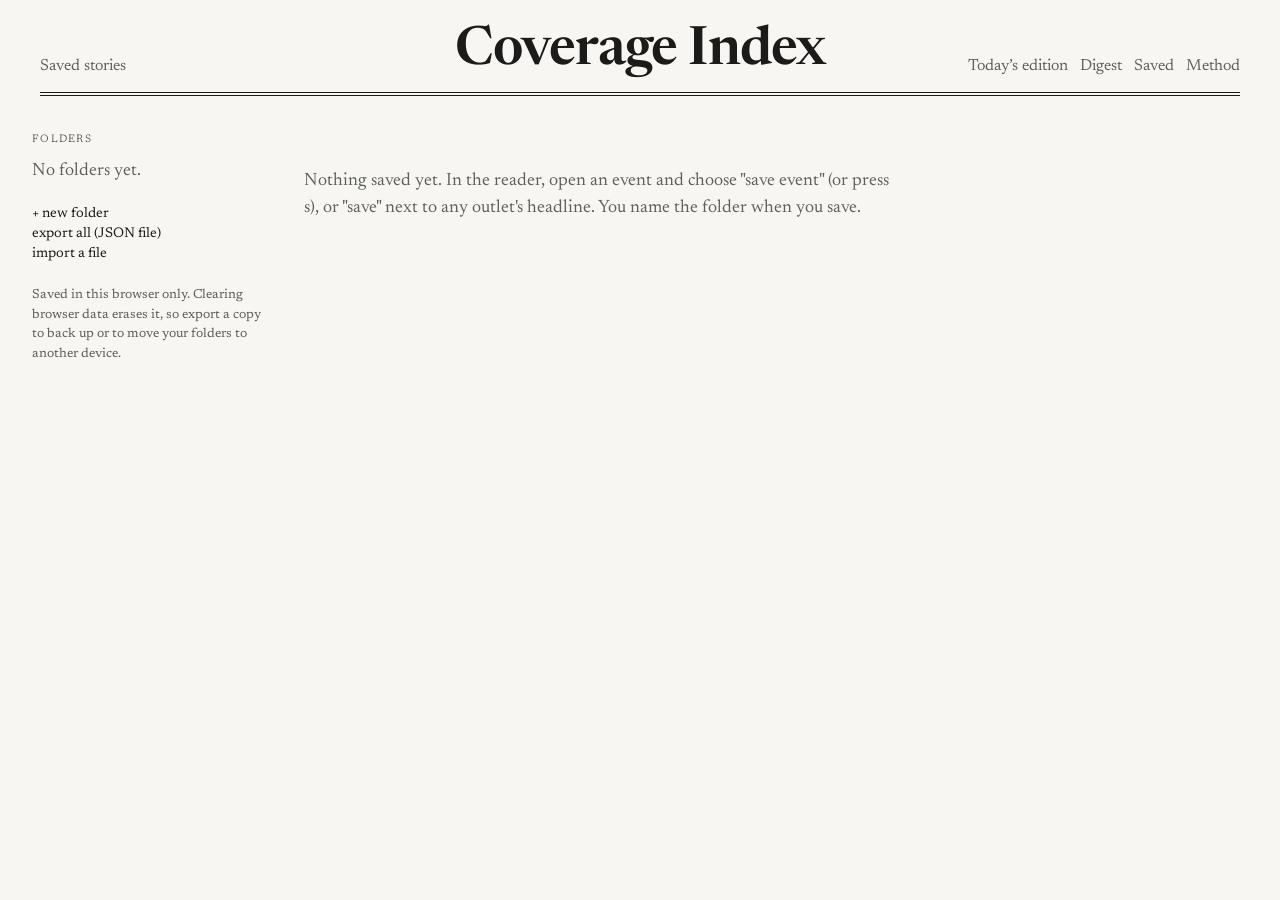
<file: docs/saved.html>
<!doctype html>
<html lang="en">
<head>
<meta charset="utf-8">
<meta name="viewport" content="width=device-width, initial-scale=1">
<title>Coverage Index: Saved</title>
<meta name="color-scheme" content="light dark">
<link rel="icon" href="favicon.svg" type="image/svg+xml">
<script>try { const t = localStorage.getItem("ci-theme"); if (t) document.documentElement.dataset.theme = t; } catch (e) {}</script>
<link rel="preconnect" href="https://fonts.googleapis.com"><link rel="preconnect" href="https://fonts.gstatic.com" crossorigin>
<link href="https://fonts.googleapis.com/css2?family=Newsreader:ital,opsz,wght@0,6..72,400..700;1,6..72,400..600&display=swap" rel="stylesheet">
<link rel="stylesheet" href="style.css">
<style>
  .sv { display: grid; grid-template-columns: 240px minmax(0, 1fr); gap: 0 32px; padding: 18px 32px 64px; }
  .sv-folders { list-style: none; margin: 8px 0 0; padding: 0; }
  .sv-folders button { width: 100%; display: flex; justify-content: space-between; gap: 10px; padding: 5px 0; color: var(--dim); }
  .sv-folders button:hover { color: var(--ink); }
  .sv-folders button[aria-pressed="true"] { color: var(--green); }
  .sv-folders .n { font: 13px var(--mono); }
  .sv-tools { margin-top: 22px; display: grid; gap: 6px; }
  .sv-tools button, .sv-tools label { color: var(--green); font: 14px var(--mono); cursor: pointer; }
  .sv-tools input[type=file] { display: none; }
  .sv-note { color: var(--dim); font: 13px/1.5 var(--mono); margin-top: 18px; max-width: 30ch; }
  .sv-head { display: flex; flex-wrap: wrap; gap: 6px 18px; align-items: baseline; border-bottom: 1px solid var(--rule); padding-bottom: 8px; }
  .sv-head h2 { margin: 0; font-size: 24px; }
  .sv-head button { color: var(--green); font: 14px var(--mono); }
  .sv-items { list-style: none; margin: 0; padding: 0; }
  .sv-items > li { padding: 14px 0; border-bottom: 1px solid var(--rule); }
  .sv-items h3 { margin: 0 0 4px; font-size: 19px; line-height: 1.3; }
  .sv-items .m { color: var(--dim); font: 13px var(--mono); margin: 0 0 6px; }
  .sv-items .m button, .sv-items .m a { color: var(--green); margin-left: 12px; }
  .sv-items select { background: var(--bg); color: var(--ink); border: 1px solid var(--rule); font: 13px var(--mono); margin-left: 12px; }
  .sv-items ul { list-style: none; margin: 0; padding: 0; }
  .sv-items ul li { padding: 3px 0; font-size: 16px; }
  .sv-items ul .who { color: var(--green); font: 13px var(--mono); margin-right: 8px; }
  .sv-items ul a { color: var(--ink); }
  .sv-items ul a:hover { text-decoration: underline; }
  .sv-items .rep { color: var(--dim); font-style: italic; font-size: 14px; }
  .sv-empty { color: var(--dim); padding: 24px 0; max-width: 60ch; }
  @media (max-width: 760px) { .sv { grid-template-columns: minmax(0, 1fr); padding: 14px 16px 48px; } .sv-note { max-width: none; } }
</style>
</head>
<body>
<header class="mast"><p class="l">Saved stories</p><h1><a href="./">Coverage Index</a></h1><p class="r"><a href="./">Today&rsquo;s edition</a> &nbsp; <a href="digest.html">Digest</a> &nbsp; <a href="saved.html">Saved</a> &nbsp; <a href="method.html">Method</a></p></header>
<div class="sv">
  <aside>
    <p class="lbl">Folders</p>
    <ul class="sv-folders" id="folders"></ul>
    <div class="sv-tools">
      <button type="button" id="new-folder">+ new folder</button>
      <button type="button" id="export">export all (JSON file)</button>
      <label>import a file<input type="file" id="import" accept="application/json,.json"></label>
      <span class="mono" id="msg" aria-live="polite"></span>
    </div>
    <p class="sv-note">Saved in this browser only. Clearing browser data erases it, so export a copy to back up or to move your folders to another device.</p>
  </aside>
  <main id="main"></main>
</div>
<script src="saved.js"></script>
<script>
"use strict";
const $ = s => document.querySelector(s);
const esc = s => String(s ?? "").replace(/[&<>"']/g, c => ({ "&": "&amp;", "<": "&lt;", ">": "&gt;", '"': "&quot;", "'": "&#39;" }[c]));
const when = iso => new Date(iso).toLocaleString("en-US", { timeZone: "America/New_York", month: "short", day: "numeric", hour: "numeric", minute: "2-digit" });
let current = location.hash.slice(1) || null;

function render() {
  const d = SAVED.read();
  if (current && !d.folders.some(f => f.id === current)) current = null;
  if (!current && d.folders.length) current = d.folders[0].id;
  $("#folders").innerHTML = d.folders.length ? d.folders.map(f =>
    `<li><button type="button" data-folder="${f.id}" aria-pressed="${f.id === current}">${esc(f.name)} <span class="n">${d.items.filter(i => i.folder === f.id).length}</span></button></li>`).join("")
    : `<li class="mono" style="color:var(--dim)">No folders yet.</li>`;
  if (!current) {
    $("#main").innerHTML = `<p class="sv-empty">Nothing saved yet. In the reader, open an event and choose "save event" (or press s), or "save" next to any outlet's headline. You name the folder when you save.</p>`;
    return;
  }
  const f = d.folders.find(x => x.id === current);
  const items = d.items.filter(i => i.folder === current).sort((a, b) => b.saved.localeCompare(a.saved));
  const others = d.folders.filter(x => x.id !== current);
  $("#main").innerHTML =
    `<div class="sv-head"><h2>${esc(f.name)}</h2><span class="mono" style="color:var(--dim)">${items.length} saved</span>` +
    `<button type="button" id="rename">rename</button><button type="button" id="delete">delete folder</button></div>` +
    (items.length ? `<ul class="sv-items">${items.map(i =>
      `<li><h3>${esc(i.headline)}</h3>` +
      `<p class="m">${i.kind === "event" ? `event, ${i.stories.length} headline${i.stories.length > 1 ? "s" : ""}${i.covered ? `, ${i.covered} outlets` : ""}` : "headline"} · saved ${when(i.saved)}` +
      (i.link ? `<a href="${esc(i.link)}">open in the reader</a>` : "") +
      (others.length ? `<select data-move="${i.id}" aria-label="Move to folder"><option value="">move to...</option>${others.map(o => `<option value="${o.id}">${esc(o.name)}</option>`).join("")}</select>` : "") +
      `<button type="button" data-remove="${i.id}">remove</button></p>` +
      `<ul>${i.stories.map(s => `<li><span class="who">${esc(s.outletName)} · ${when(s.at)}</span><a href="${esc(s.u)}" target="_blank" rel="noopener">${esc(s.t)}</a>` +
        (s.rep ? ` <span class="rep">reprint of ${esc(s.rep)}</span>` : "") + `</li>`).join("")}</ul></li>`).join("")}</ul>`
      : `<p class="sv-empty">This folder is empty.</p>`);
  history.replaceState(null, "", "#" + current);
}

document.addEventListener("click", e => {
  const t = e.target.closest("button");
  if (!t) return;
  if (t.dataset.folder) { current = t.dataset.folder; return render(); }
  if (t.dataset.remove) { SAVED.remove(t.dataset.remove); return render(); }
  if (t.id === "new-folder") { const n = prompt("Folder name"); if (n && n.trim()) { current = SAVED.addFolder(n).id; render(); } return; }
  if (t.id === "rename") { const f = SAVED.read().folders.find(x => x.id === current); const n = prompt("New name", f.name); if (n && n.trim()) { SAVED.renameFolder(current, n); render(); } return; }
  if (t.id === "delete") {
    const d = SAVED.read(), f = d.folders.find(x => x.id === current), n = d.items.filter(i => i.folder === current).length;
    if (confirm(`Delete "${f.name}"${n ? ` and the ${n} item${n > 1 ? "s" : ""} in it` : ""}? This can't be undone unless you exported a copy.`)) { SAVED.deleteFolder(current); current = null; render(); }
    return;
  }
  if (t.id === "export") return SAVED.exportFile();
});
document.addEventListener("change", async e => {
  if (e.target.dataset.move) { if (e.target.value) { SAVED.move(e.target.dataset.move, e.target.value); render(); } return; }
  if (e.target.id === "import" && e.target.files[0]) {
    try { const r = await SAVED.importFile(e.target.files[0]); $("#msg").textContent = `Imported ${r.items} item${r.items === 1 ? "" : "s"}, ${r.folders} new folder${r.folders === 1 ? "" : "s"}.`; render(); }
    catch (err) { $("#msg").textContent = "Import failed: " + err.message + "."; }
    e.target.value = "";
  }
});
window.addEventListener("storage", e => { if (e.key === "ci-saved") render(); });  // saved from the reader in another tab
render();
</script>
</body>
</html>
</file>
<file: docs/style.css>
/* Coverage Index. Black and white, like newsprint: near-black ink on paper (light) or the reverse (dark).
   Hierarchy comes from type: weight, small caps and rules. One typeface, Newsreader, made for reading news. */
:root {
  --paper: #f7f6f2; --ink: #1b1c1a; --dim: #5d605a; --rule: #d9d7cf; --sel: #ebe9e2;
  --serif: Newsreader, Georgia, "Times New Roman", serif;
  /* older names, so every page shares one palette */
  --bg: var(--paper); --green: var(--ink); --mono: var(--serif);
  color-scheme: light;
}
@media (prefers-color-scheme: dark) {
  :root:not([data-theme="light"]) { --paper: #121311; --ink: #e9e7e0; --dim: #a4a59e; --rule: #2c2e2a; --sel: #1e201c; color-scheme: dark; }
}
:root[data-theme="dark"] { --paper: #121311; --ink: #e9e7e0; --dim: #a4a59e; --rule: #2c2e2a; --sel: #1e201c; color-scheme: dark; }

* { box-sizing: border-box; }
html { background: var(--paper); }
body { margin: 0; background: var(--paper); color: var(--ink); font: 18px/1.5 var(--serif); font-optical-sizing: auto; -webkit-font-smoothing: antialiased; }
a { color: inherit; text-decoration: none; }
a:hover { text-decoration: underline; text-underline-offset: 3px; text-decoration-thickness: 1px; }
button, input, select { font: inherit; color: inherit; }
button { background: none; border: 0; padding: 0; cursor: pointer; text-align: left; }
button:disabled { cursor: default; opacity: .45; }
:focus-visible { outline: 2px solid var(--ink); outline-offset: 2px; }
.sc, .lbl { font-variant: all-small-caps; letter-spacing: .08em; }
.lbl { color: var(--dim); font-size: 16px; margin: 0; }
.mono { font-family: var(--serif); }
.dim { color: var(--dim); }
.skip { position: absolute; left: -9999px; }
.skip:focus { left: 16px; top: 8px; background: var(--ink); color: var(--paper); padding: 4px 10px; z-index: 30; }
.sr { position: absolute; width: 1px; height: 1px; overflow: hidden; clip: rect(0 0 0 0); }
.page { max-width: 1480px; margin: 0 auto; padding: 0 40px 40px; }

/* ---------------------------------------------------------------- masthead */
.mast { max-width: 1480px; margin: 0 auto; padding: 24px 40px 12px; display: grid; grid-template-columns: 1fr auto 1fr; align-items: end; gap: 10px 24px; }
.mast::after { content: ""; grid-column: 1 / -1; border-bottom: 4px double var(--ink); margin-top: 4px; }
.mast h1 { margin: 0; font-size: 54px; line-height: 1; font-weight: 600; letter-spacing: -.015em; text-align: center; }
.mast h1 a { text-decoration: none; }
.mast .l, .mast .r, .runline { margin: 0; color: var(--dim); font-size: 16px; }
.mast .r, .runline { text-align: right; }
.mast .l button, .mast .r button { color: var(--dim); }
.mast .l button:hover, .mast .r button:hover { color: var(--ink); }
.when { display: flex; flex-wrap: wrap; align-items: baseline; gap: 2px 10px; }
.when .date { color: var(--ink); }
.when .arrow { font-size: 20px; line-height: 1; padding: 0 2px; }
.when .periods { display: inline-flex; gap: 10px; }
.when .periods button[aria-pressed="true"] { color: var(--ink); text-decoration: underline; text-underline-offset: 4px; }
.runline .bar { letter-spacing: 0; color: var(--ink); }
.runline .fresh { color: var(--ink); text-decoration: underline; text-underline-offset: 3px; }
.runline .chip { border: 1px solid var(--rule); padding: 0 8px; margin-left: 8px; }

/* ---------------------------------------------------------------- filter line */
.filters { max-width: 1480px; margin: 0 auto; padding: 8px 40px 0; display: flex; flex-wrap: wrap; align-items: baseline; gap: 6px 20px; font-size: 17px; }
.filters .cats { display: flex; flex-wrap: wrap; gap: 6px 20px; }
.filters .cats button { color: var(--dim); }
.filters .cats button:hover { color: var(--ink); }
.filters .cats button[aria-pressed="true"] { color: var(--ink); font-weight: 700; text-decoration: underline; text-decoration-thickness: 2px; text-underline-offset: 6px; }
.filters .key { font-size: 13px; color: var(--dim); margin-right: 3px; font-variant-numeric: tabular-nums; }
.filters .sep { flex: 1; }
.filters .fgroup { display: flex; flex-wrap: wrap; gap: 6px 20px; align-items: baseline; margin-left: auto; }
.filters .f { color: var(--ink); }
.filters .f[aria-expanded="true"] { text-decoration: underline; text-underline-offset: 5px; }
.filters .f.set { font-weight: 700; }
.filters .search input { background: transparent; border: 0; border-bottom: 1px solid var(--rule); width: 9em; padding: 0 0 1px; }
.filters .search input:focus { outline: none; border-bottom-color: var(--ink); width: 14em; }
.filters .search input::placeholder { color: var(--dim); }
.filters-rule { max-width: 1480px; margin: 8px auto 0; padding: 0 40px; }
.filters-rule hr { border: 0; border-top: 1px solid var(--rule); margin: 0; }
.crumbs { max-width: 1480px; margin: 0 auto; padding: 8px 40px 0; color: var(--dim); font-size: 16px; }
.crumbs:empty { display: none; }
.crumbs b { color: var(--ink); font-weight: 600; }
.crumbs button { text-decoration: underline; text-underline-offset: 3px; color: var(--dim); }

/* the open filter panel */
.panel { max-width: 1480px; margin: 0 auto; padding: 0 40px; }
.panel-in { border: 1px solid var(--ink); background: var(--paper); padding: 16px 20px 18px; margin-top: 10px; }
.panel h2 { font-size: 17px; margin: 0 0 4px; font-weight: 600; }
.panel .hint { color: var(--dim); font-size: 15px; margin: 0 0 10px; }
.panel .opts { display: grid; grid-template-columns: repeat(auto-fill, minmax(220px, 1fr)); gap: 2px 24px; }
.panel .opt { display: flex; justify-content: space-between; gap: 10px; padding: 4px 0; border-bottom: 1px solid var(--rule); color: var(--ink); width: 100%; }
.panel .opt:hover { background: var(--sel); }
.panel .opt[aria-pressed="true"] { font-weight: 700; }
.panel .opt.off { color: var(--dim); text-decoration: line-through; }
.panel .opt .n { color: var(--dim); font-size: 15px; font-variant-numeric: tabular-nums; font-weight: 400; }
.panel .grp { grid-column: 1 / -1; margin: 10px 0 2px; }
.panel .row-actions { display: flex; flex-wrap: wrap; gap: 6px 20px; margin-top: 12px; }
.panel .row-actions button { text-decoration: underline; text-underline-offset: 3px; }
.panel label.check { display: flex; gap: 8px; align-items: baseline; margin-top: 12px; }
.panel label.check input { accent-color: var(--ink); }

/* ---------------------------------------------------------------- the front page */
.kick { margin: 0 0 2px; display: flex; gap: 8px; align-items: baseline; font-size: 16px; }
.kick .num { font-weight: 700; font-variant-numeric: tabular-nums; }
.kick .sec { font-weight: 700; font-variant: all-small-caps; letter-spacing: .1em; }
.note { color: var(--dim); font-size: 15px; margin: 6px 0 0; }
.sel-able { position: relative; }
.sel-able.sel::before { content: ""; position: absolute; left: -14px; top: 24px; bottom: 24px; width: 3px; background: var(--ink); }
.row3 > article + article.sel::before, .row4 > article + article.sel::before { left: 10px; }
.sel-able h2 a, .sel-able h3 a { cursor: pointer; }

.lead { display: grid; grid-template-columns: minmax(0, 2fr) minmax(0, 1fr); gap: 0 40px; padding: 26px 0; border-bottom: 1px solid var(--rule); }
.lead .story { display: block; }  /* headline and summary on top, the photo full width beneath */
.lead h2 { font-size: 48px; line-height: 1.06; max-width: 22em; letter-spacing: -.015em; margin: 4px 0 14px; font-weight: 600; }
.lead .dek { font-size: 21px; line-height: 1.45; margin: 0 0 12px; }
.lead figure { margin: 0; }
.lead figure { margin-top: 16px; }
.lead img { width: 100%; aspect-ratio: 16 / 9; max-height: 460px; object-fit: cover; display: block; background: var(--sel); }
.lead figcaption { font-size: 14px; color: var(--dim); margin: 6px 0 0; }
.lead aside { border-left: 1px solid var(--rule); padding-left: 28px; }
.lead aside h3 { font-size: 16px; margin: 4px 0 8px; font-weight: 600; }
.lead aside ol { list-style: none; margin: 0; padding: 0; }
.lead aside li { padding: 8px 0; border-bottom: 1px solid var(--rule); font-size: 17px; line-height: 1.35; }
.lead aside li .sc { display: block; font-size: 15px; color: var(--dim); }
.lead aside .all { display: inline-block; margin-top: 10px; color: var(--dim); font-size: 16px; text-decoration: underline; text-underline-offset: 3px; }
.row3 { display: grid; grid-template-columns: repeat(3, minmax(0, 1fr)); border-bottom: 1px solid var(--rule); }
.row3 > article { padding: 22px 28px 22px 0; }
.row3 > article + article { padding-left: 28px; border-left: 1px solid var(--rule); }
.row3 h2 { font-size: 27px; line-height: 1.15; margin: 4px 0 10px; font-weight: 600; letter-spacing: -.005em; }
.row3 p { margin: 0 0 10px; }
.takes { list-style: none; margin: 0 0 8px; padding: 0 0 0 12px; border-left: 2px solid var(--rule); }
.takes li { margin: 0 0 6px; font-size: 17px; line-height: 1.35; }
.takes .sc { color: var(--dim); margin-right: 4px; }
.row4 { display: grid; grid-template-columns: repeat(4, minmax(0, 1fr)); border-bottom: 1px solid var(--rule); }
.row4 > article { padding: 20px 22px 20px 0; }
.row4 > article + article { padding-left: 22px; border-left: 1px solid var(--rule); }
.row4 h3 { font-size: 20px; line-height: 1.2; margin: 4px 0 8px; font-weight: 600; }
.row4 p { margin: 0 0 6px; font-size: 16px; }

.also { padding: 24px 0 8px; }
.also > h2 { font-size: 24px; font-weight: 600; margin: 0; }
.also .sub { color: var(--dim); font-size: 15px; margin: 2px 0 14px; }
.blocks { display: grid; grid-template-columns: repeat(auto-fill, minmax(320px, 1fr)); gap: 26px 40px; }
.block h3 { margin: 0 0 4px; padding-bottom: 5px; border-bottom: 3px solid var(--ink); font-size: 16px; font-variant: all-small-caps; letter-spacing: .1em; font-weight: 700; display: flex; justify-content: space-between; }
.block h3 span { color: var(--dim); font-weight: 400; }
.block ol { list-style: none; margin: 0; padding: 0; }
.block li { display: grid; grid-template-columns: 2.2em 1fr; padding: 6px 4px 6px 0; border-bottom: 1px solid var(--rule); font-size: 17px; line-height: 1.32; cursor: pointer; }
.block li:hover { background: var(--sel); }
.block li.sel { background: var(--sel); box-shadow: inset 3px 0 0 var(--ink); }
.block .cnt { color: var(--dim); font-variant-numeric: tabular-nums; padding-left: 6px; }
.more { display: block; margin: 22px auto 0; border: 1px solid var(--ink); padding: 7px 22px; }
.empty { padding: 60px 0; color: var(--dim); max-width: 46em; font-size: 20px; }
.empty b { display: block; color: var(--ink); font-size: 24px; font-weight: 600; margin-bottom: 6px; }

/* lists for "outlets' picks" and "newest" */
.listing { columns: 2 520px; column-gap: 48px; padding: 18px 0; }
.listing .outlet { break-inside: avoid; padding: 10px 0 12px; border-bottom: 1px solid var(--rule); }
.listing .outlet h3 { margin: 0 0 4px; font-size: 18px; font-weight: 600; }
.listing .outlet .nb { color: var(--dim); font-size: 14px; }
.listing ol { margin: 0; padding-left: 22px; }
.listing li, .listing .item { font-size: 17px; line-height: 1.35; margin: 3px 0; cursor: pointer; }
.listing .item { break-inside: avoid; display: grid; grid-template-columns: 5.5em 1fr; gap: 0 10px; padding: 7px 4px 7px 0; border-bottom: 1px solid var(--rule); margin: 0; }
.listing .item time { color: var(--dim); font-size: 15px; font-variant-numeric: tabular-nums; padding-left: 6px; }
.listing .item .sc { color: var(--dim); font-size: 15px; display: block; }
.listing .sel { background: var(--sel); box-shadow: inset 3px 0 0 var(--ink); }

/* ---------------------------------------------------------------- one event, opened */
.event { display: grid; grid-template-columns: minmax(0, 1fr) 380px; gap: 0 56px; padding: 22px 0 10px; }
.event > .main { min-width: 0; max-width: 820px; }
.event .back { color: var(--dim); font-size: 16px; text-decoration: underline; text-underline-offset: 3px; }

.event h1 { font-size: 44px; line-height: 1.1; letter-spacing: -.015em; margin: 10px 0 12px; font-weight: 600; }
.event .dek { font-size: 22px; line-height: 1.45; margin: 0 0 14px; }
.event .actions { display: flex; gap: 18px; margin: 0 0 18px; font-size: 16px; }
.event .actions button { text-decoration: underline; text-underline-offset: 3px; }
.event figure { margin: 0 0 20px; }
.event img { width: 100%; max-height: 460px; object-fit: cover; display: block; background: var(--sel); }
.event figcaption { color: var(--dim); font-size: 14px; margin-top: 6px; }
.event h2 { font-size: 17px; font-variant: all-small-caps; letter-spacing: .1em; margin: 26px 0 6px; font-weight: 700; }
.heads { list-style: none; margin: 0; padding: 0; border-top: 1px solid var(--ink); }
.heads li { display: grid; grid-template-columns: 5.6em minmax(0, 1fr) auto; gap: 0 12px; padding: 10px 0; border-bottom: 1px solid var(--rule); align-items: baseline; }
.heads li.hit { background: var(--sel); }
.heads time { color: var(--dim); font-size: 15px; font-variant-numeric: tabular-nums; }
.heads .who { display: block; font-variant: all-small-caps; letter-spacing: .08em; font-size: 15px; color: var(--dim); }
.heads .who .lab { letter-spacing: 0; font-variant: normal; font-size: 14px; margin-left: 6px; }
.heads a { font-size: 18px; line-height: 1.35; }
.heads .rep { display: block; color: var(--dim); font-style: italic; font-size: 15px; }
.heads .save-one { color: var(--dim); font-size: 14px; text-decoration: underline; text-underline-offset: 3px; }
.heads .save-one:hover { color: var(--ink); }
.event .terms button { text-decoration: underline; text-underline-offset: 3px; text-decoration-color: var(--rule); }
.event .terms button[aria-pressed="true"] { font-weight: 700; text-decoration-color: var(--ink); }
.event aside.notes { padding-top: 64px; font-size: 16px; line-height: 1.45; color: var(--dim); }
.event aside.notes section { border-top: 1px solid var(--rule); padding: 10px 0 14px; }
.event aside.notes h3 { margin: 0 0 2px; font-size: 16px; font-variant: all-small-caps; letter-spacing: .1em; color: var(--ink); font-weight: 700; }
.event aside.notes ul { margin: 6px 0 0; padding-left: 18px; columns: 2 10em; column-gap: 18px; }
.event aside.notes details summary { cursor: pointer; text-decoration: underline; text-underline-offset: 3px; }

/* ---------------------------------------------------------------- footer and keys */
.foot { max-width: 1480px; margin: 30px auto 0; padding: 14px 40px 60px; border-top: 1px solid var(--rule); color: var(--dim); font-size: 15px; }
.foot p { margin: 0 0 8px; max-width: 90ch; }
.foot a { text-decoration: underline; text-underline-offset: 3px; }
.keys { position: fixed; left: 0; right: 0; bottom: 0; margin: 0; padding: 6px 40px; background: var(--paper); border-top: 1px solid var(--rule); color: var(--dim); font-size: 15px; text-align: center; white-space: nowrap; overflow: hidden; text-overflow: ellipsis; z-index: 5; }
.keys kbd, .guide kbd { font: inherit; font-size: 14px; border: 1px solid var(--dim); border-bottom-width: 2px; padding: 0 5px; color: var(--ink); background: var(--paper); }
.keys button { text-decoration: underline; text-underline-offset: 3px; }

/* the key guide: each key with a small looping demonstration */
dialog { background: var(--paper); color: var(--ink); border: 1px solid var(--ink); padding: 22px 26px; max-width: min(980px, calc(100vw - 32px)); }
dialog::backdrop { background: rgb(0 0 0 / .45); }
dialog h2 { margin: 0 0 2px; font-size: 26px; font-weight: 600; }
dialog .sub { color: var(--dim); margin: 0 0 18px; }
.guide { display: grid; grid-template-columns: repeat(auto-fill, minmax(270px, 1fr)); gap: 18px 22px; }
.guide .card { border-top: 1px solid var(--ink); padding-top: 10px; }
.guide .card p { margin: 8px 0 0; font-size: 16px; line-height: 1.4; }
.guide .card p b { font-weight: 600; }
.guide .stage { height: 92px; border: 1px solid var(--rule); position: relative; overflow: hidden; margin-top: 8px; font-size: 13px; }
.guide .keyrow { display: flex; gap: 6px; align-items: center; }
.guide kbd { font-size: 16px; padding: 1px 8px; display: inline-block; }
.guide .close { margin-top: 18px; text-decoration: underline; text-underline-offset: 3px; }
/* demo: j and k move the selection */
.demo-list { position: absolute; inset: 10px 14px; display: grid; gap: 7px; }
.demo-list i { display: block; height: 14px; background: var(--rule); }
.demo-list i:nth-child(2) { width: 82%; } .demo-list i:nth-child(3) { width: 90%; } .demo-list i:nth-child(4) { width: 70%; }
.demo-list .bar { position: absolute; left: -9px; width: 3px; height: 14px; background: var(--ink); top: 0; }
/* demo: Enter opens, Esc goes back */
.demo-open .sheet { position: absolute; inset: 8px 12px; border: 1px solid var(--ink); background: var(--paper); padding: 8px; }
.demo-open .sheet i { display: block; height: 10px; background: var(--rule); margin-bottom: 6px; }
.demo-open .sheet i:first-child { height: 16px; width: 70%; background: var(--ink); }
/* demo: / types a search */
.demo-search { position: absolute; left: 14px; right: 14px; top: 30px; border-bottom: 1px solid var(--ink); font-size: 18px; white-space: nowrap; overflow: hidden; }
.demo-search span { display: inline-block; overflow: hidden; vertical-align: bottom; }
/* demo: number keys pick a section */
.demo-cats { position: absolute; inset: 30px 12px; display: flex; gap: 12px; font-size: 15px; color: var(--dim); }
.demo-cats span { white-space: nowrap; }
/* demo: [ and ] move between days */
.demo-days { position: absolute; inset: 26px 0; text-align: center; font-size: 20px; }
.demo-days span { position: absolute; left: 0; right: 0; }
/* demo: s saves */
.demo-save { position: absolute; inset: 14px; }
.demo-save .line { height: 14px; background: var(--rule); width: 85%; margin-bottom: 8px; }
.demo-save .toast { position: absolute; right: 0; bottom: 4px; border: 1px solid var(--ink); padding: 1px 8px; font-size: 14px; background: var(--paper); }
@media (prefers-reduced-motion: no-preference) {
  .guide .k-down { animation: press 4s infinite; } .guide .k-up { animation: press 4s 2s infinite; }
  .demo-list .bar { animation: jk 4s infinite; }
  .guide .k-enter { animation: press 4s infinite; } .guide .k-esc { animation: press 4s 2s infinite; }
  .demo-open .sheet { animation: sheet 4s infinite; }
  .guide .k-slash { animation: press 4s infinite; }
  .demo-search span { animation: type 4s steps(7) infinite; }
  .guide .k-num { animation: press 3s infinite; }
  .demo-cats .pick { animation: pick 3s infinite; }
  .guide .k-prev { animation: press 4s infinite; } .guide .k-next { animation: press 4s 2s infinite; }
  .demo-days .d1 { animation: day1 4s infinite; } .demo-days .d2 { animation: day2 4s infinite; }
  .guide .k-save { animation: press 3s infinite; }
  .demo-save .toast { animation: toast 3s infinite; }
}
@media (prefers-reduced-motion: reduce) { .demo-open .sheet { opacity: .9; } .demo-search span { width: 7ch; } .demo-cats .pick { color: var(--ink); font-weight: 700; } .demo-days .d1 { opacity: 0; } }
@keyframes press { 0%, 8%, 100% { transform: translateY(0); box-shadow: none; } 3% { transform: translateY(2px); background: var(--sel); } }
@keyframes jk { 0%, 10% { top: 0; } 20%, 30% { top: 21px; } 40%, 50% { top: 42px; } 60%, 70% { top: 21px; } 80%, 100% { top: 0; } }
@keyframes sheet { 0%, 5% { transform: translateY(105%); } 15%, 50% { transform: translateY(0); } 60%, 100% { transform: translateY(105%); } }
@keyframes type { 0%, 5% { width: 0; } 45%, 90% { width: 7ch; } 100% { width: 7ch; } }
@keyframes pick { 0%, 5% { color: var(--dim); font-weight: 400; text-decoration: none; } 10%, 85% { color: var(--ink); font-weight: 700; text-decoration: underline; text-underline-offset: 5px; } 100% { color: var(--dim); } }
@keyframes day1 { 0%, 40% { opacity: 1; transform: translateX(0); } 50%, 90% { opacity: 0; transform: translateX(-30px); } 100% { opacity: 1; transform: translateX(0); } }
@keyframes day2 { 0%, 40% { opacity: 0; transform: translateX(30px); } 50%, 90% { opacity: 1; transform: translateX(0); } 100% { opacity: 0; } }
@keyframes toast { 0%, 8% { opacity: 0; transform: translateY(6px); } 15%, 75% { opacity: 1; transform: translateY(0); } 85%, 100% { opacity: 0; } }

/* ---------------------------------------------------------------- saving */
.save-dlg { width: min(560px, calc(100vw - 32px)); }
.save-dlg h2 { margin: 4px 0 6px; font-size: 21px; line-height: 1.3; }
.save-dlg .save-what { color: var(--dim); margin: 0 0 14px; font-size: 16px; }
.save-folders { list-style: none; margin: 6px 0 14px; padding: 0; border-top: 1px solid var(--rule); }
.save-folders li { border-bottom: 1px solid var(--rule); }
.save-folders button { width: 100%; display: flex; justify-content: space-between; gap: 12px; padding: 7px 0; }
.save-folders button:hover { background: var(--sel); }
.save-folders .n { color: var(--dim); font-size: 15px; }
.save-new { display: flex; flex-wrap: wrap; gap: 6px 10px; align-items: baseline; margin: 6px 0 0; }
.save-new label { width: 100%; }
.save-new input { flex: 1; min-width: 12ch; background: transparent; border: 0; border-bottom: 1px solid var(--rule); padding: 4px 0; font-size: 17px; }
.save-new input:focus { outline: none; border-bottom-color: var(--ink); }
.save-new button { text-decoration: underline; text-underline-offset: 3px; }
.save-msg { min-height: 1.4em; margin: 10px 0 0; }
.save-foot { color: var(--dim); margin: 8px 0 0; font-size: 15px; }
.save-foot a, .save-foot button { text-decoration: underline; text-underline-offset: 3px; }

/* ---------------------------------------------------------------- smaller screens */
@media (max-width: 1100px) {
  .lead { grid-template-columns: 1fr; } .lead aside { border: 0; padding: 18px 0 0; }
  .row4 { grid-template-columns: repeat(2, minmax(0, 1fr)); }
  .row4 > article:nth-child(3) { padding-left: 0; border-left: 0; }
  .event { grid-template-columns: 1fr; } .event aside.notes { padding-top: 0; }
}
@media (max-width: 760px) {
  body { font-size: 17px; }
  .page, .mast, .filters, .crumbs, .panel, .filters-rule, .foot { padding-left: 16px; padding-right: 16px; }
  .mast { grid-template-columns: 1fr; text-align: center; padding-top: 16px; }
  .mast h1 { font-size: 38px; grid-row: 1; }
  .mast .l, .mast .r, .runline { text-align: center; }
  .when { justify-content: center; }
  .filters .cats { flex-wrap: nowrap; overflow-x: auto; scrollbar-width: none; width: 100%; padding-bottom: 4px; }
  .filters .cats::-webkit-scrollbar { display: none; }
  .filters .sep { display: none; }
  .lead .story { grid-template-columns: 1fr; } .lead h2 { font-size: 32px; } .lead figure { margin-top: 10px; }
  .row3, .row4 { grid-template-columns: 1fr; }
  .row3 > article, .row4 > article, .row3 > article + article, .row4 > article + article { padding: 16px 0; border-left: 0; border-top: 1px solid var(--rule); }
  .blocks { grid-template-columns: 1fr; }
  .event h1 { font-size: 30px; }
  .heads li { grid-template-columns: 1fr auto; } .heads time { grid-column: 1 / -1; }
  .keys { display: none; }
  .sel-able.sel::before { display: none; }
}

/* ---------------------------------------------------------------- icons and the quieter layout */
.ph { font-size: 1.15em; vertical-align: -0.15em; }
.icon { display: inline-flex; align-items: center; justify-content: center; width: 30px; height: 30px; color: var(--dim); text-decoration: none; }
.icon:hover, .icon:focus-visible { color: var(--ink); text-decoration: none; }
.icon:disabled { opacity: .3; }
.mast .tools { display: flex; align-items: center; justify-content: flex-end; gap: 2px; }
.mast .tools .runline { margin-right: 8px; font-size: 15px; white-space: nowrap; }
.filters .search { display: inline-flex; align-items: baseline; gap: 6px; color: var(--dim); }
.filters .search input { width: 6.5em; }
.crumbs { display: flex; align-items: center; gap: 4px; color: var(--ink); }
.crumbs .icon { width: 24px; height: 24px; }
.row4 .take { margin: 4px 0 0; font-size: 16px; color: var(--dim); }
.eventnav { display: flex; align-items: center; gap: 18px; }
.eventnav .back { display: inline-flex; align-items: center; gap: 6px; text-decoration: none; color: var(--dim); }
.eventnav .back:hover { color: var(--ink); }
.eventnav .steps { display: inline-flex; align-items: center; gap: 2px; margin-left: auto; color: var(--dim); font-size: 15px; font-variant-numeric: tabular-nums; }
.eventnav .save-top { margin-left: 4px; }
.event .kick { margin-top: 22px; }
.event .dek { margin-bottom: 2px; }
.event .note { margin: 0 0 18px; }
.heads li { grid-template-columns: 5.6em minmax(0, 1fr) 30px; }
.heads .save-one { opacity: 0; width: 26px; height: 26px; }
.heads li:hover .save-one, .heads .save-one:focus-visible { opacity: 1; }
@media (hover: none) { .heads .save-one { opacity: .5; } }
.event .terms { line-height: 1.9; }
.event aside.notes section { font-size: 15.5px; }
</file>
